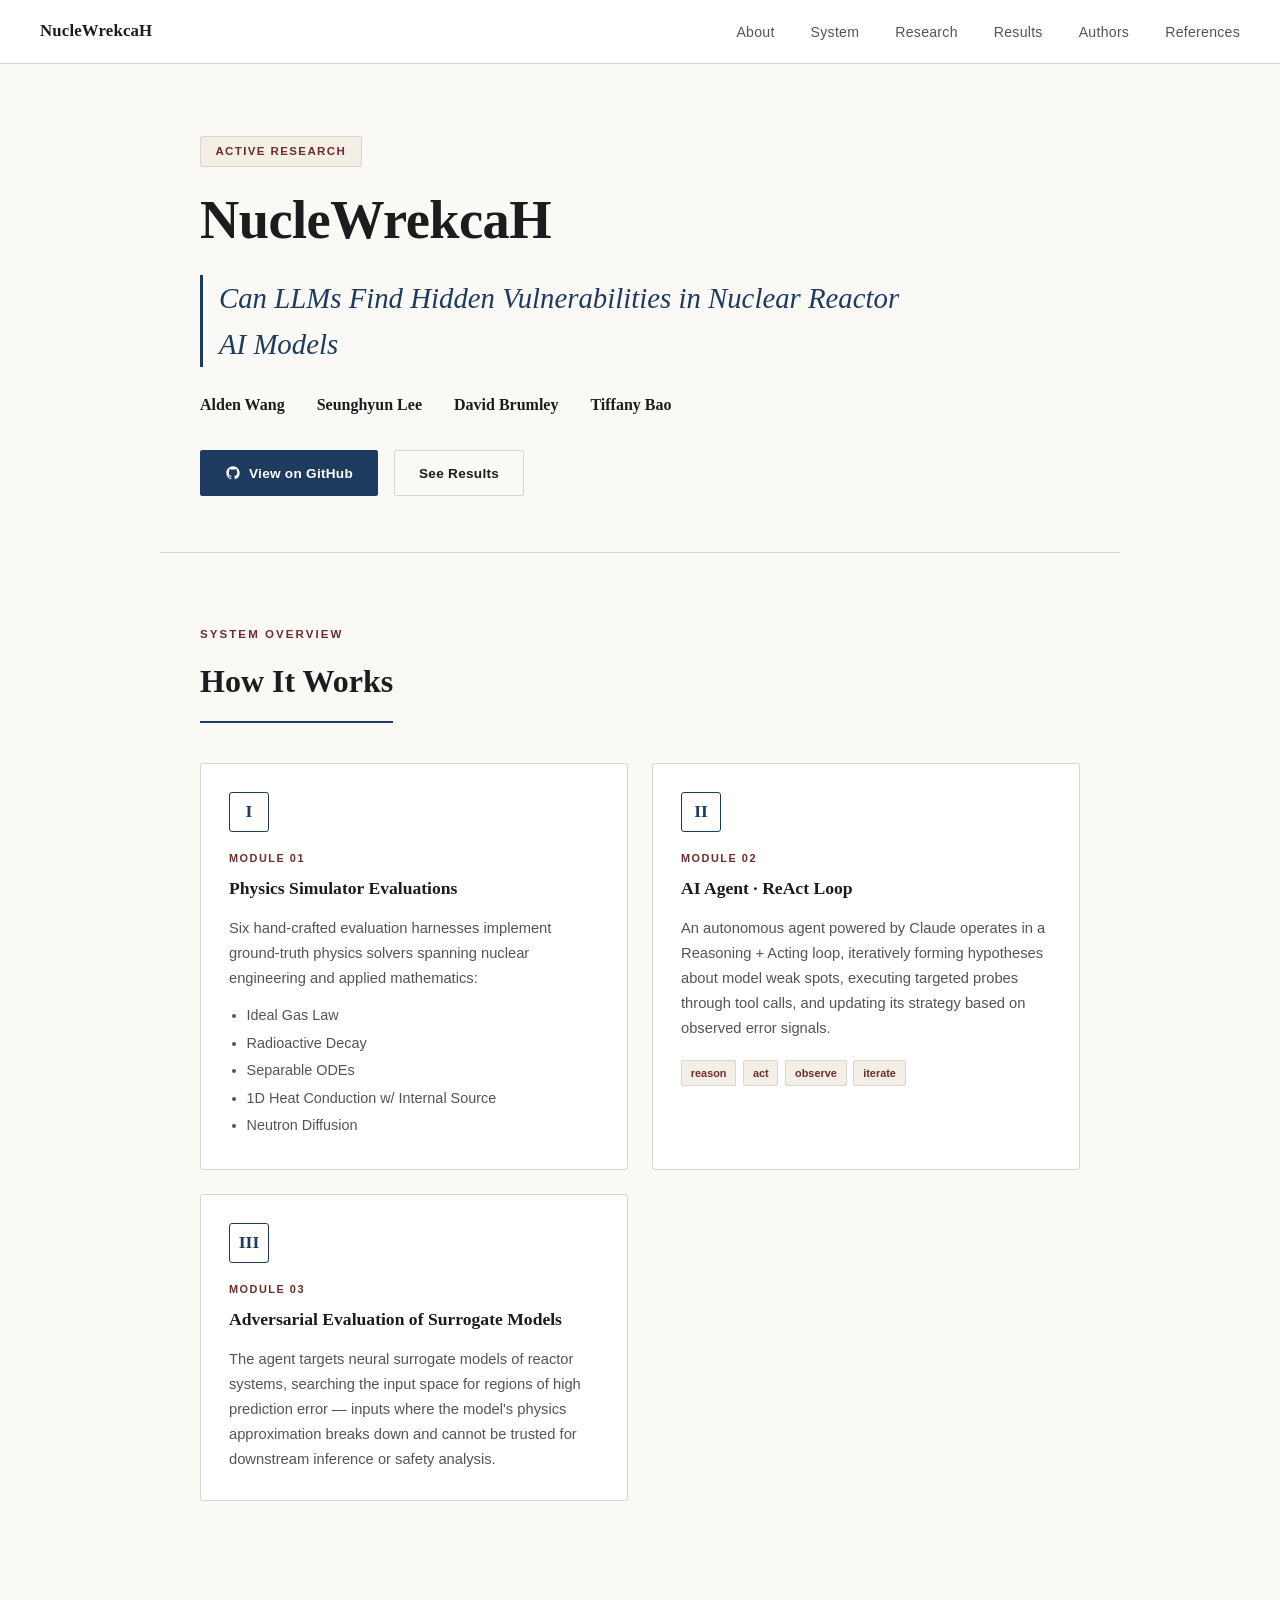
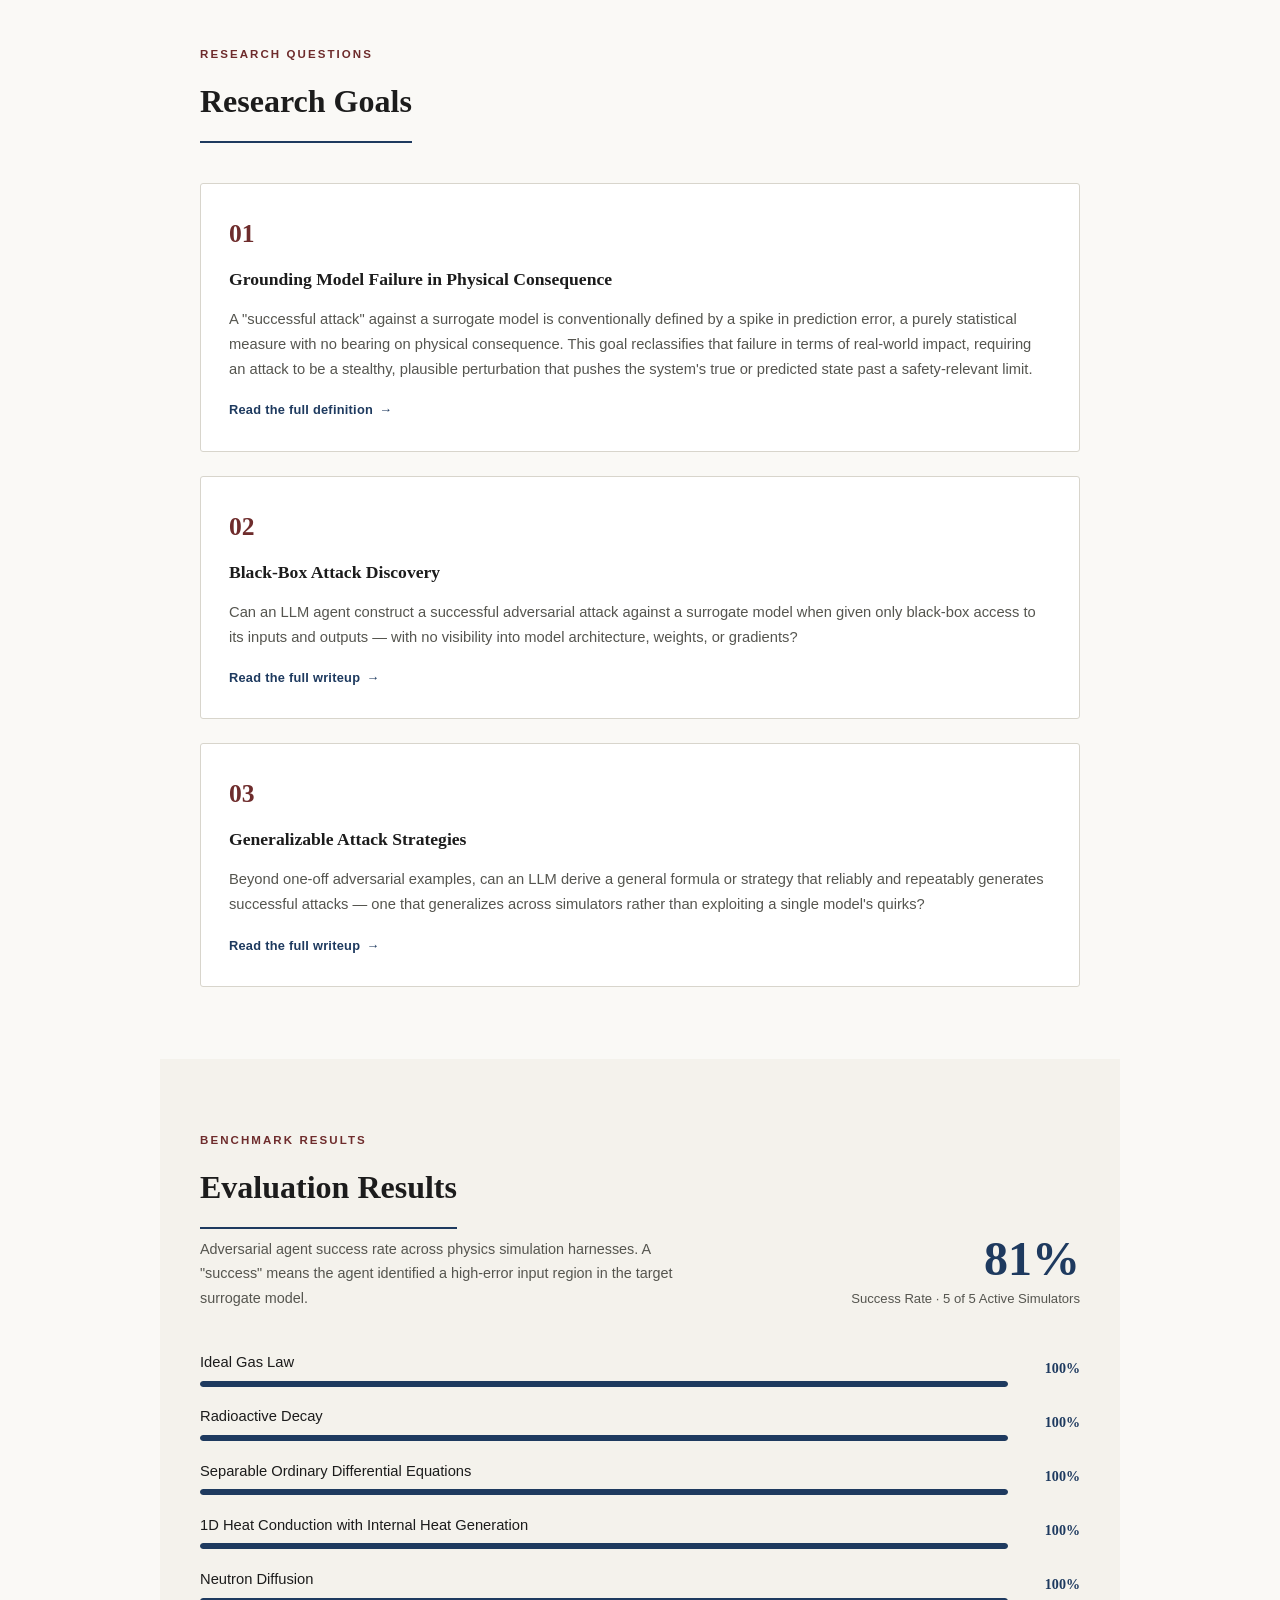
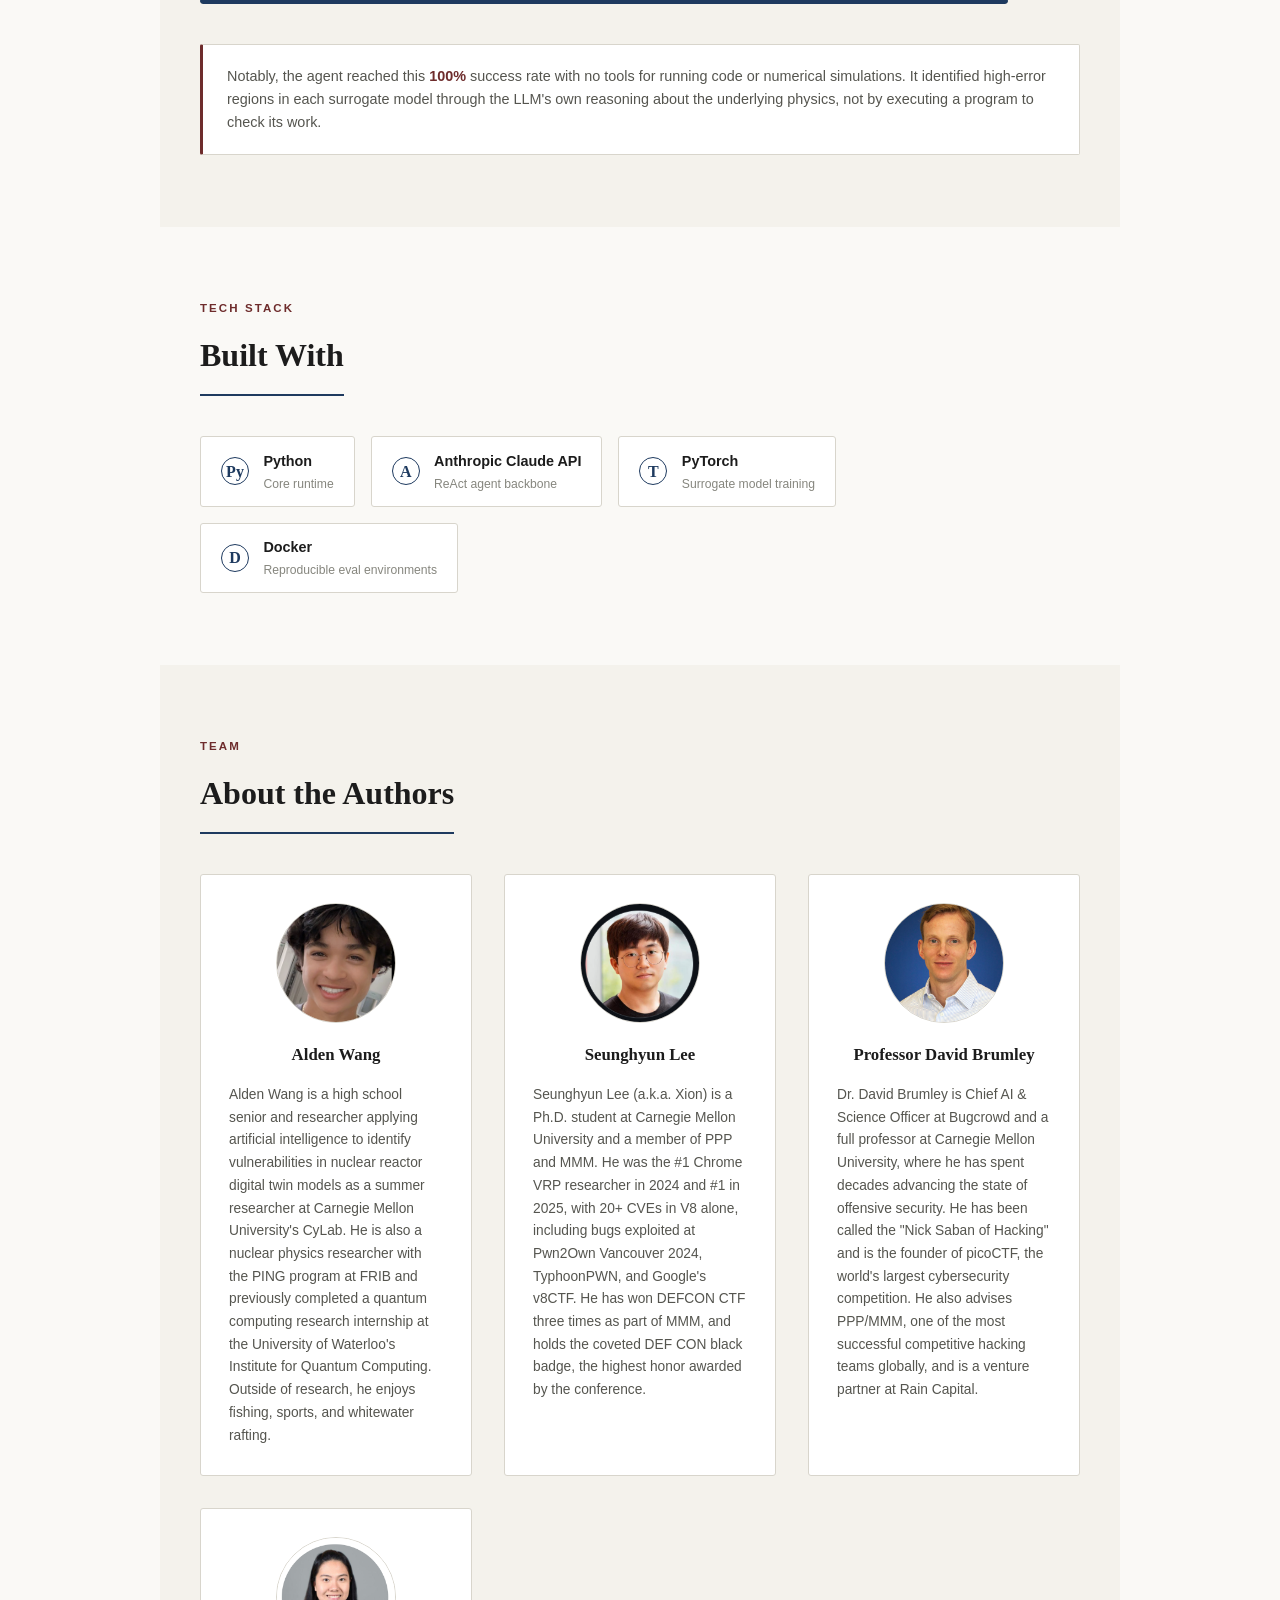
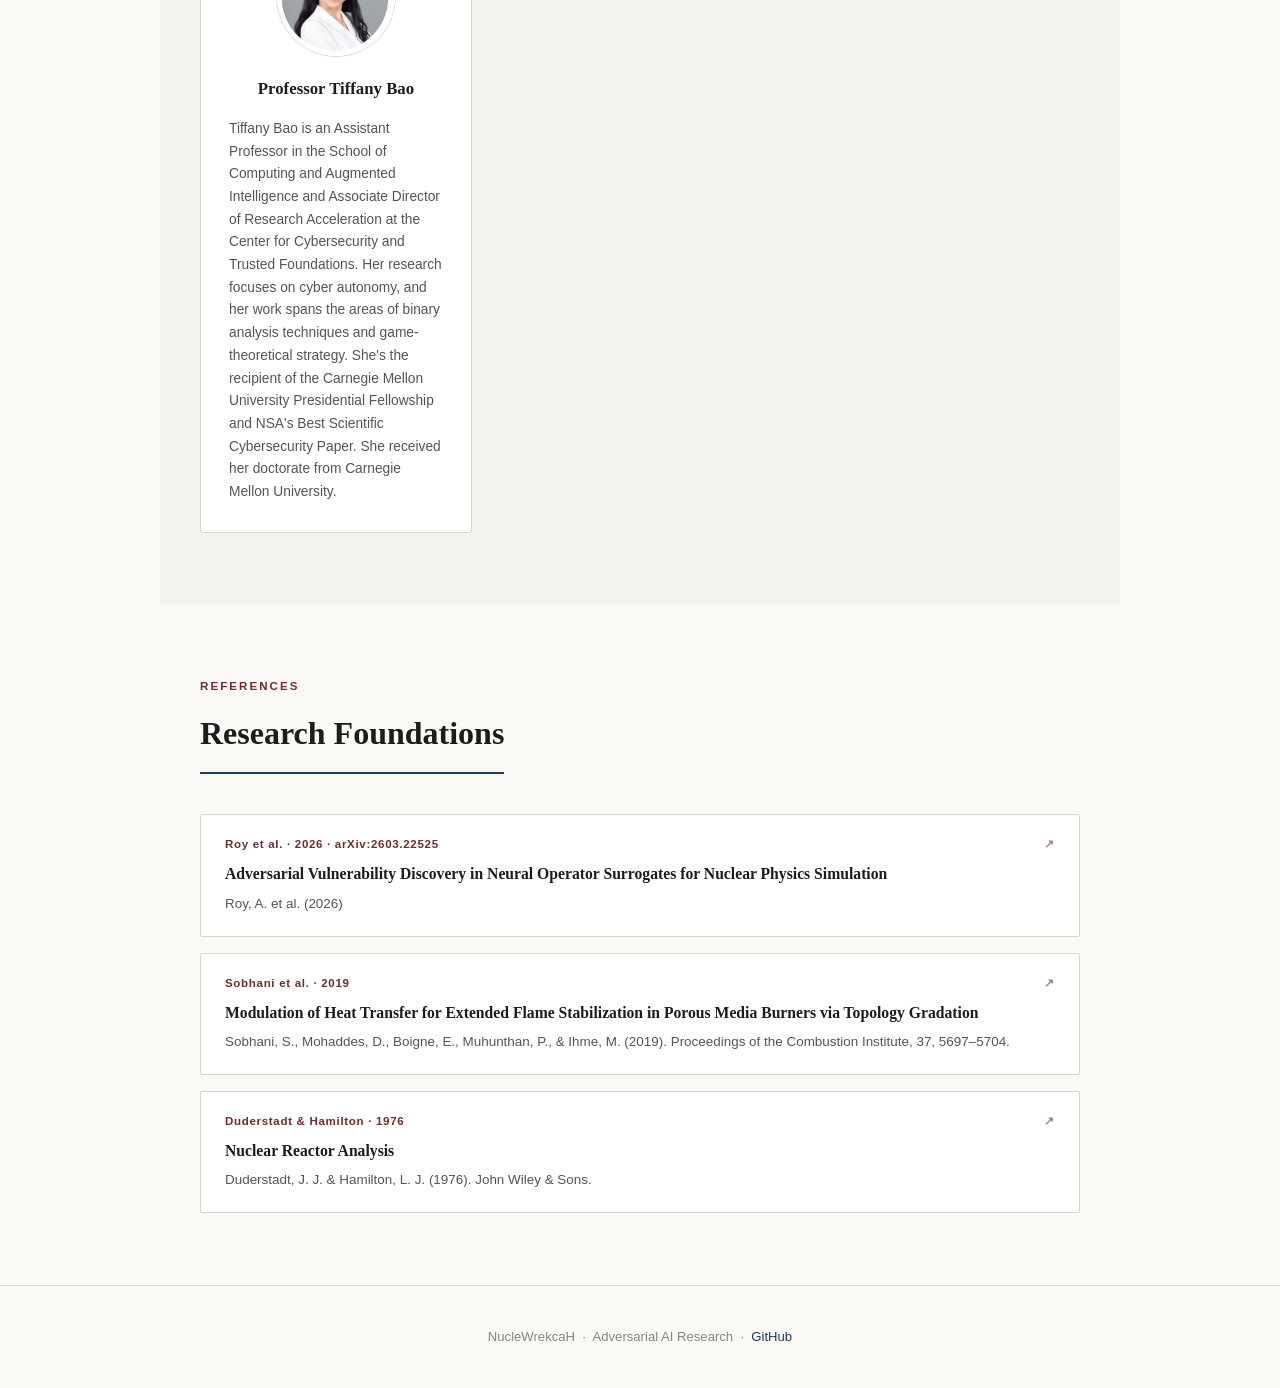
<file: index.html>
<!DOCTYPE html>
<html lang="en">
<head>
<meta charset="UTF-8">
<meta name="viewport" content="width=device-width, initial-scale=1.0">
<title>NucleWrekcaH — Adversarial AI for Nuclear Physics</title>
<link rel="stylesheet" href="styles.css?v=3">
</head>
<body>

<!-- NAV -->
<nav>
  <span class="nav-logo">NucleWrekcaH</span>
  <ul class="nav-links">
    <li><a href="#about">About</a></li>
    <li><a href="#what-it-does">System</a></li>
    <li><a href="#goals">Research</a></li>
    <li><a href="#results">Results</a></li>
    <li><a href="#authors">Authors</a></li>
    <li><a href="#research">References</a></li>
  </ul>
</nav>

<!-- HERO -->
<section id="hero">
  <div class="hero-inner">
    <div class="hero-badge">Active Research</div>

    <div class="hero-logo-row">
      <h1>NucleWrekcaH</h1>
    </div>

    <p class="hero-tagline">
      Can LLMs Find Hidden Vulnerabilities in Nuclear Reactor AI Models
    </p>

    <div class="hero-names-row">
      <span class="hero-name">Alden Wang</span>
      <span class="hero-name">Seunghyun Lee</span>
      <span class="hero-name">David Brumley</span>
      <span class="hero-name">Tiffany Bao</span>
    </div>

    <div class="hero-cta">
      <a href="https://github.com/aldenowang/SamplePythonAgent/blob/main/README.md" class="btn btn-primary" target="_blank" rel="noopener">
        <svg width="16" height="16" fill="currentColor" viewBox="0 0 24 24"><path d="M12 2C6.477 2 2 6.484 2 12.017c0 4.425 2.865 8.18 6.839 9.504.5.092.682-.217.682-.483 0-.237-.008-.868-.013-1.703-2.782.605-3.369-1.343-3.369-1.343-.454-1.158-1.11-1.466-1.11-1.466-.908-.62.069-.608.069-.608 1.003.07 1.531 1.032 1.531 1.032.892 1.53 2.341 1.088 2.91.832.092-.647.35-1.088.636-1.338-2.22-.253-4.555-1.113-4.555-4.951 0-1.093.39-1.988 1.029-2.688-.103-.253-.446-1.272.098-2.65 0 0 .84-.27 2.75 1.026A9.564 9.564 0 0112 6.844c.85.004 1.705.115 2.504.337 1.909-1.296 2.747-1.027 2.747-1.027.546 1.379.202 2.398.1 2.651.64.7 1.028 1.595 1.028 2.688 0 3.848-2.339 4.695-4.566 4.942.359.31.678.921.678 1.856 0 1.338-.012 2.419-.012 2.747 0 .268.18.58.688.482A10.019 10.019 0 0022 12.017C22 6.484 17.522 2 12 2z"/></svg>
        View on GitHub
      </a>
      <a href="#results" class="btn btn-ghost">
        See Results
      </a>
    </div>
  </div>
</section>

<!-- WHAT IT DOES -->
<section id="what-it-does">
  <div class="section-label">System Overview</div>
  <h2>How It Works</h2>
  <div class="cards">

    <div class="card">
      <div class="card-icon">I</div>
      <div class="card-num">MODULE 01</div>
      <h3>Physics Simulator Evaluations</h3>
      <p>Six hand-crafted evaluation harnesses implement ground-truth physics solvers spanning nuclear engineering and applied mathematics:</p>
      <ul>
        <li>Ideal Gas Law</li>
        <li>Radioactive Decay</li>
        <li>Separable ODEs</li>
        <li>1D Heat Conduction w/ Internal Source</li>
        <li>Neutron Diffusion</li>
      </ul>
    </div>

    <div class="card">
      <div class="card-icon">II</div>
      <div class="card-num">MODULE 02</div>
      <h3>AI Agent · ReAct Loop</h3>
      <p>An autonomous agent powered by Claude operates in a Reasoning + Acting loop, iteratively forming hypotheses about model weak spots, executing targeted probes through tool calls, and updating its strategy based on observed error signals.</p>
      <div style="margin-top:1rem;">
        <span class="tag">reason</span>
        <span class="tag">act</span>
        <span class="tag">observe</span>
        <span class="tag">iterate</span>
      </div>
    </div>

    <div class="card">
      <div class="card-icon">III</div>
      <div class="card-num">MODULE 03</div>
      <h3>Adversarial Evaluation of Surrogate Models</h3>
      <p>The agent targets neural surrogate models of reactor systems, searching the input space for regions of high prediction error — inputs where the model's physics approximation breaks down and cannot be trusted for downstream inference or safety analysis.</p>
    </div>

  </div>
</section>

<!-- RESEARCH GOALS -->
<section id="goals">
  <div class="section-label">Research Questions</div>
  <h2>Research Goals</h2>
  <div class="goals-stack">

    <a class="goal-card" href="research/goal-1-physical-consequence.html">
      <div class="goal-num">01</div>
      <h3>Grounding Model Failure in Physical Consequence</h3>
      <p>A "successful attack" against a surrogate model is conventionally defined by a spike in prediction error, a purely statistical measure with no bearing on physical consequence. This goal reclassifies that failure in terms of real-world impact, requiring an attack to be a stealthy, plausible perturbation that pushes the system's true or predicted state past a safety-relevant limit.</p>
      <span class="goal-readmore">Read the full definition</span>
    </a>

    <a class="goal-card" href="research/goal-2-black-box-attacks.html">
      <div class="goal-num">02</div>
      <h3>Black-Box Attack Discovery</h3>
      <p>Can an LLM agent construct a successful adversarial attack against a surrogate model when given only black-box access to its inputs and outputs — with no visibility into model architecture, weights, or gradients?</p>
      <span class="goal-readmore">Read the full writeup</span>
    </a>

    <a class="goal-card" href="research/goal-3-generalizable-attacks.html">
      <div class="goal-num">03</div>
      <h3>Generalizable Attack Strategies</h3>
      <p>Beyond one-off adversarial examples, can an LLM derive a general formula or strategy that reliably and repeatably generates successful attacks — one that generalizes across simulators rather than exploiting a single model's quirks?</p>
      <span class="goal-readmore">Read the full writeup</span>
    </a>

  </div>
</section>

<!-- RESULTS -->
<section id="results">
  <div class="section-label">Benchmark Results</div>
  <div class="results-header">
    <div>
      <h2 style="margin-bottom:0.5rem;">Evaluation Results</h2>
      <p style="color:var(--ink-dim);font-size:0.9rem;max-width:500px;">Adversarial agent success rate across physics simulation harnesses. A "success" means the agent identified a high-error input region in the target surrogate model.</p>
    </div>
    <div class="stat-block">
      <div class="big-stat" id="counter-display">100%</div>
      <div class="stat-label">Success Rate · 5 of 5 Active Simulators</div>
    </div>
  </div>

  <div class="simulators">

    <div class="sim-row">
      <div class="sim-info">
        <div class="sim-name">Ideal Gas Law</div>
        <div class="progress-track"><div class="progress-fill" style="--target-width: 100%"></div></div>
      </div>
      <div class="sim-pct">100%</div>
    </div>

    <div class="sim-row">
      <div class="sim-info">
        <div class="sim-name">Radioactive Decay</div>
        <div class="progress-track"><div class="progress-fill" style="--target-width: 100%"></div></div>
      </div>
      <div class="sim-pct">100%</div>
    </div>

    <div class="sim-row">
      <div class="sim-info">
        <div class="sim-name">Separable Ordinary Differential Equations</div>
        <div class="progress-track"><div class="progress-fill" style="--target-width: 100%"></div></div>
      </div>
      <div class="sim-pct">100%</div>
    </div>

    <div class="sim-row">
      <div class="sim-info">
        <div class="sim-name">1D Heat Conduction with Internal Heat Generation</div>
        <div class="progress-track"><div class="progress-fill" style="--target-width: 100%"></div></div>
      </div>
      <div class="sim-pct">100%</div>
    </div>

    <div class="sim-row">
      <div class="sim-info">
        <div class="sim-name">Neutron Diffusion</div>
        <div class="progress-track"><div class="progress-fill" style="--target-width: 100%"></div></div>
      </div>
      <div class="sim-pct">100%</div>
    </div>

  </div>

  <div class="baseline-note">
    <p>
      Notably, the agent reached this <strong>100%</strong> success rate with no tools for running code or numerical simulations. It identified high-error regions in each surrogate model through the LLM's own reasoning about the underlying physics, not by executing a program to check its work.
    </p>
  </div>
</section>

<!-- TECH STACK -->
<section id="tech">
  <div class="section-label">Tech Stack</div>
  <h2>Built With</h2>
  <div class="tech-grid">

    <div class="tech-badge">
      <span class="tech-icon">Py</span>
      <div>
        <div class="tech-name">Python</div>
        <span class="tech-sub">Core runtime</span>
      </div>
    </div>

    <div class="tech-badge">
      <span class="tech-icon">A</span>
      <div>
        <div class="tech-name">Anthropic Claude API</div>
        <span class="tech-sub">ReAct agent backbone</span>
      </div>
    </div>

    <div class="tech-badge">
      <span class="tech-icon">T</span>
      <div>
        <div class="tech-name">PyTorch</div>
        <span class="tech-sub">Surrogate model training</span>
      </div>
    </div>

    <div class="tech-badge">
      <span class="tech-icon">D</span>
      <div>
        <div class="tech-name">Docker</div>
        <span class="tech-sub">Reproducible eval environments</span>
      </div>
    </div>

  </div>
</section>

<!-- ABOUT THE AUTHORS -->
<section id="authors">
  <div class="section-label">Team</div>
  <h2>About the Authors</h2>
  <div class="authors-grid">

    <div class="author-card">
      <img class="author-photo" src="images/author-wang.png?v=4" alt="Alden Wang" style="object-position: center 70%;">
      <div class="author-name">Alden Wang</div>
      <p class="author-bio">Alden Wang is a high school senior and researcher applying artificial intelligence to identify vulnerabilities in nuclear reactor digital twin models as a summer researcher at Carnegie Mellon University's CyLab. He is also a nuclear physics researcher with the PING program at FRIB and previously completed a quantum computing research internship at the University of Waterloo's Institute for Quantum Computing. Outside of research, he enjoys fishing, sports, and whitewater rafting.</p>
    </div>

    <div class="author-card">
      <img class="author-photo" src="images/author-lee.png?v=1" alt="Seunghyun Lee">
      <div class="author-name">Seunghyun Lee</div>
      <p class="author-bio">Seunghyun Lee (a.k.a. Xion) is a Ph.D. student at Carnegie Mellon University and a member of PPP and MMM. He was the #1 Chrome VRP researcher in 2024 and #1 in 2025, with 20+ CVEs in V8 alone, including bugs exploited at Pwn2Own Vancouver 2024, TyphoonPWN, and Google's v8CTF. He has won DEFCON CTF three times as part of MMM, and holds the coveted DEF CON black badge, the highest honor awarded by the conference.</p>
    </div>

    <div class="author-card">
      <img class="author-photo" src="images/author-brumley.png?v=1" alt="Professor David Brumley" style="object-position: center 20%;">
      <div class="author-name">Professor David Brumley</div>
      <p class="author-bio">Dr. David Brumley is Chief AI & Science Officer at Bugcrowd and a full professor at Carnegie Mellon University, where he has spent decades advancing the state of offensive security. He has been called the "Nick Saban of Hacking" and is the founder of picoCTF, the world's largest cybersecurity competition. He also advises PPP/MMM, one of the most successful competitive hacking teams globally, and is a venture partner at Rain Capital.</p>
    </div>

    <div class="author-card">
      <img class="author-photo" src="images/author-bao.png?v=1" alt="Professor Tiffany Bao">
      <div class="author-name">Professor Tiffany Bao</div>
      <p class="author-bio">Tiffany Bao is an Assistant Professor in the School of Computing and Augmented Intelligence and Associate Director of Research Acceleration at the Center for Cybersecurity and Trusted Foundations. Her research focuses on cyber autonomy, and her work spans the areas of binary analysis techniques and game-theoretical strategy. She's the recipient of the Carnegie Mellon University Presidential Fellowship and NSA's Best Scientific Cybersecurity Paper. She received her doctorate from Carnegie Mellon University.</p>
    </div>

  </div>
</section>

<!-- RESEARCH -->
<section id="research">
  <div class="section-label">References</div>
  <h2>Research Foundations</h2>
  <div class="citations">

    <a class="citation" href="https://arxiv.org/abs/2603.22525" target="_blank" rel="noopener">
      <div class="citation-meta">Roy et al. · 2026 · arXiv:2603.22525</div>
      <div class="citation-title">Adversarial Vulnerability Discovery in Neural Operator Surrogates for Nuclear Physics Simulation</div>
      <div class="citation-authors">Roy, A. et al. (2026)</div>
    </a>

    <a class="citation" href="https://www.sciencedirect.com/science/article/pii/S1540748918301615" target="_blank" rel="noopener">
      <div class="citation-meta">Sobhani et al. · 2019</div>
      <div class="citation-title">Modulation of Heat Transfer for Extended Flame Stabilization in Porous Media Burners via Topology Gradation</div>
      <div class="citation-authors">Sobhani, S., Mohaddes, D., Boigne, E., Muhunthan, P., & Ihme, M. (2019). Proceedings of the Combustion Institute, 37, 5697–5704.</div>
    </a>

    <a class="citation" href="https://www.wiley.com/en-us/Nuclear+Reactor+Analysis-p-9780471223634" target="_blank" rel="noopener">
      <div class="citation-meta">Duderstadt & Hamilton · 1976</div>
      <div class="citation-title">Nuclear Reactor Analysis</div>
      <div class="citation-authors">Duderstadt, J. J. & Hamilton, L. J. (1976). John Wiley & Sons.</div>
    </a>

  </div>
</section>

<!-- FOOTER -->
<footer>
  <p>NucleWrekcaH &nbsp;·&nbsp; Adversarial AI Research &nbsp;·&nbsp;
    <a href="https://github.com/aldenowang/SamplePythonAgent/blob/main/README.md" target="_blank" rel="noopener">GitHub</a>
  </p>
</footer>

<script>
  // Animate progress bars on scroll
  const fills = document.querySelectorAll('.progress-fill');
  const observer = new IntersectionObserver((entries) => {
    entries.forEach(e => {
      if (e.isIntersecting) {
        e.target.classList.add('active');
      }
    });
  }, { threshold: 0.3 });

  fills.forEach(f => observer.observe(f));

  // Smooth scroll for all anchor links
  document.querySelectorAll('a[href^="#"]').forEach(a => {
    a.addEventListener('click', e => {
      const target = document.querySelector(a.getAttribute('href'));
      if (target) {
        e.preventDefault();
        target.scrollIntoView({ behavior: 'smooth', block: 'start' });
      }
    });
  });

  // Animated counter for the big stat
  function animateCounter(el, target, duration) {
    let start = 0;
    const step = timestamp => {
      if (!start) start = timestamp;
      const progress = Math.min((timestamp - start) / duration, 1);
      el.textContent = Math.floor(progress * target) + '%';
      if (progress < 1) requestAnimationFrame(step);
    };
    requestAnimationFrame(step);
  }

  const counterEl = document.getElementById('counter-display');
  const counterObserver = new IntersectionObserver((entries) => {
    entries.forEach(e => {
      if (e.isIntersecting) {
        animateCounter(counterEl, 100, 1200);
        counterObserver.disconnect();
      }
    });
  }, { threshold: 0.5 });

  counterObserver.observe(counterEl);
</script>

</body>
</html>
</file>
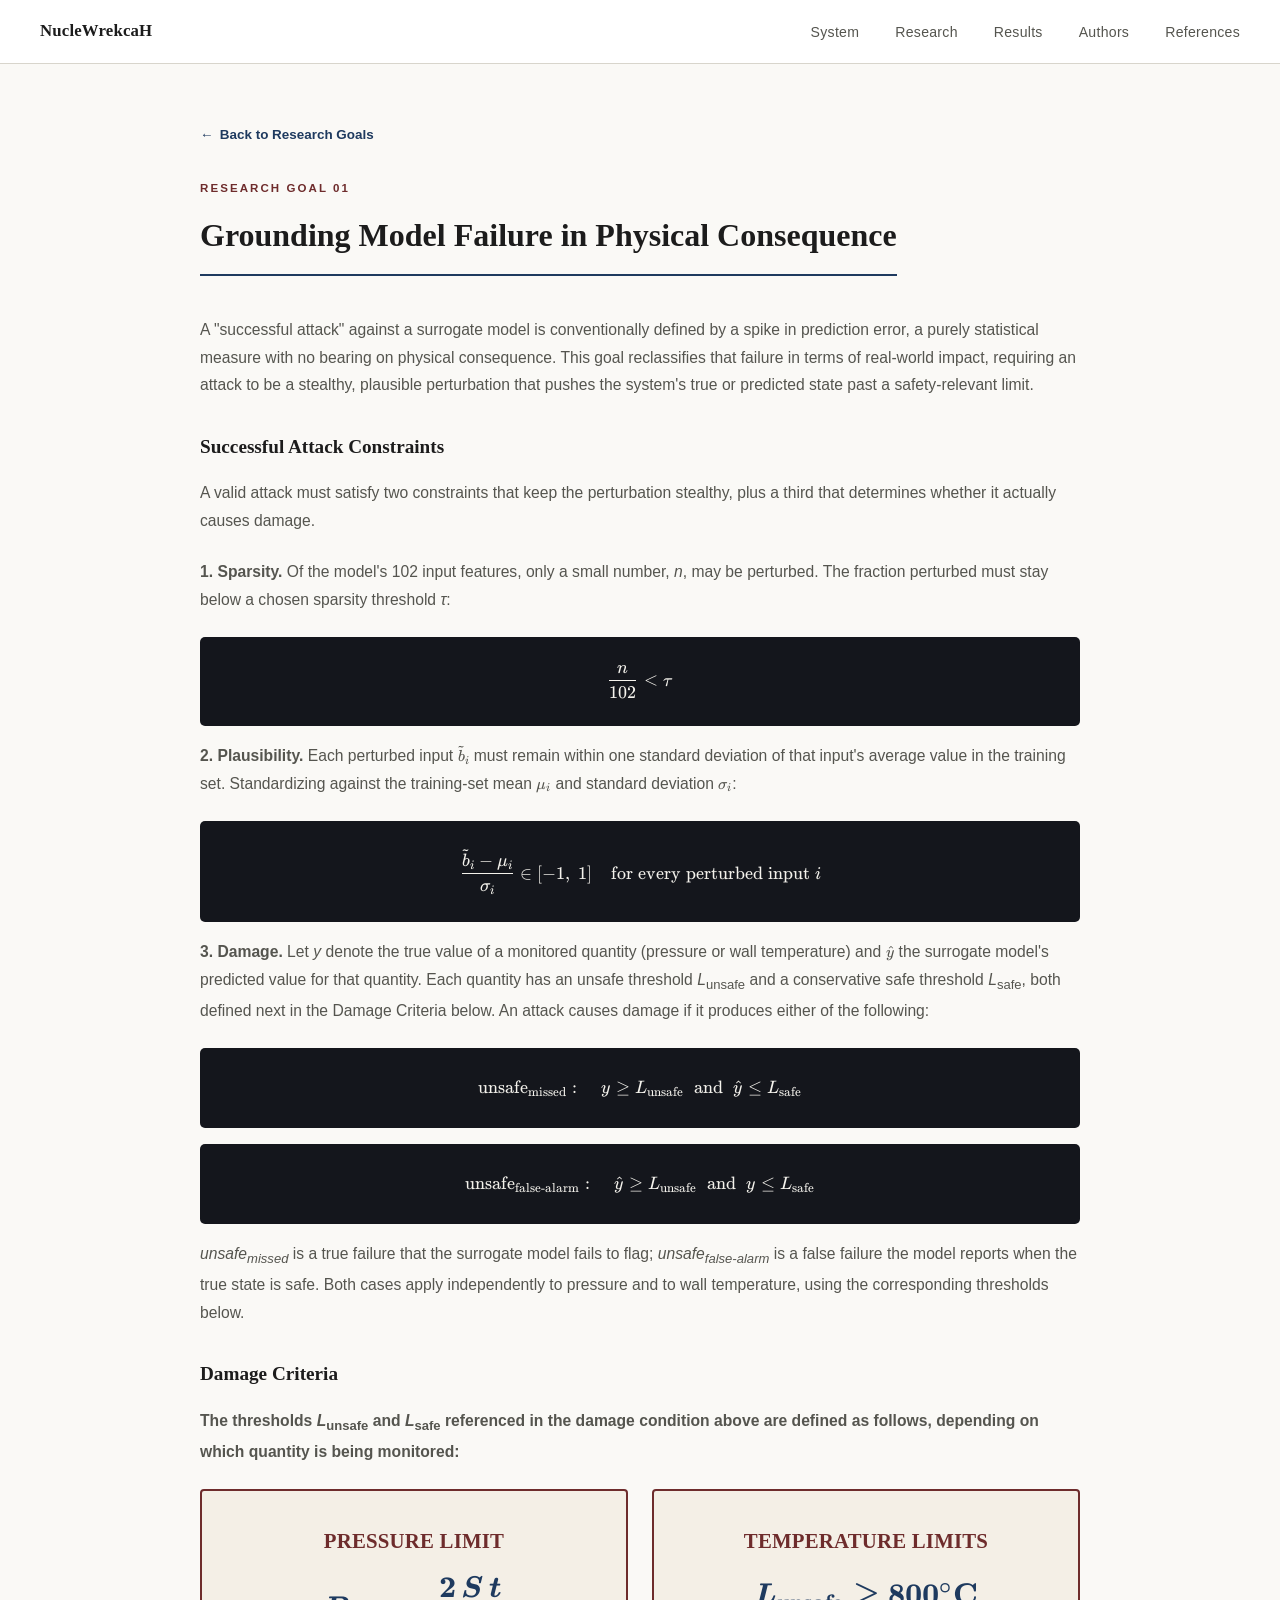
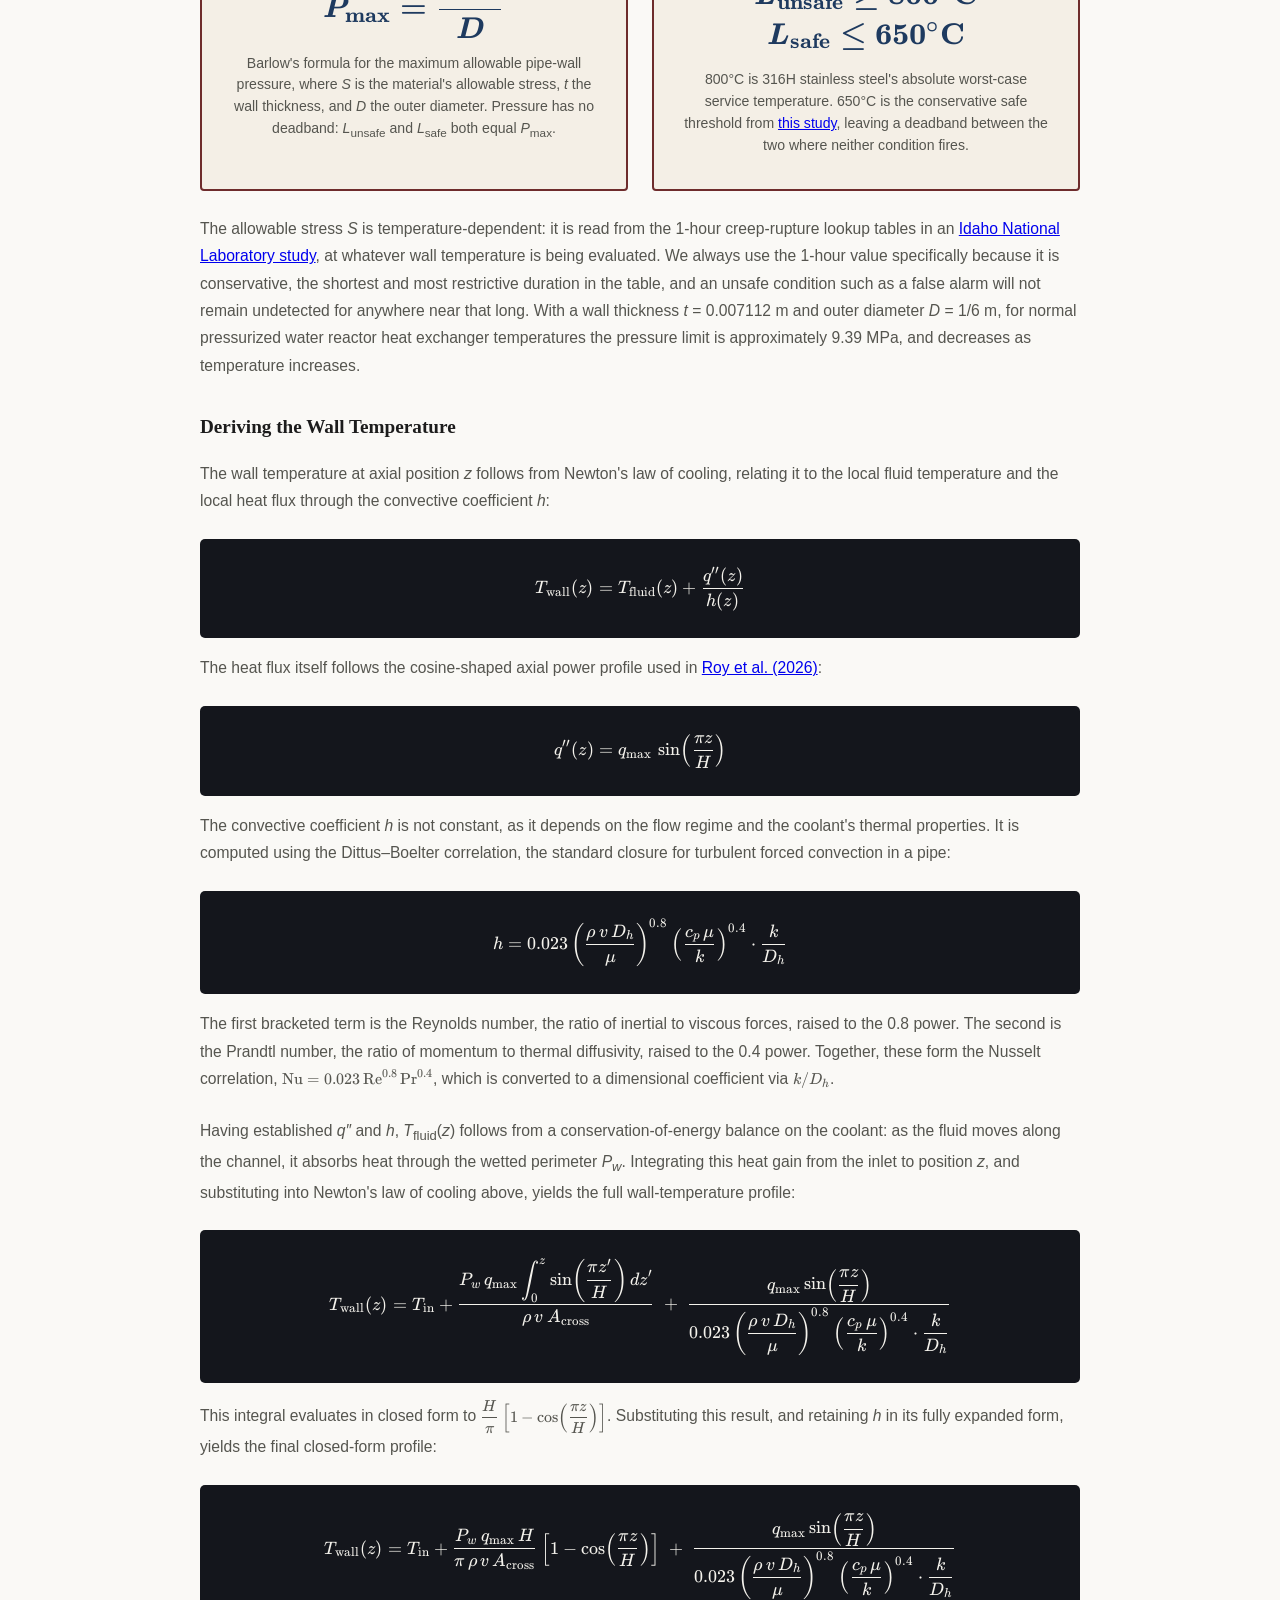
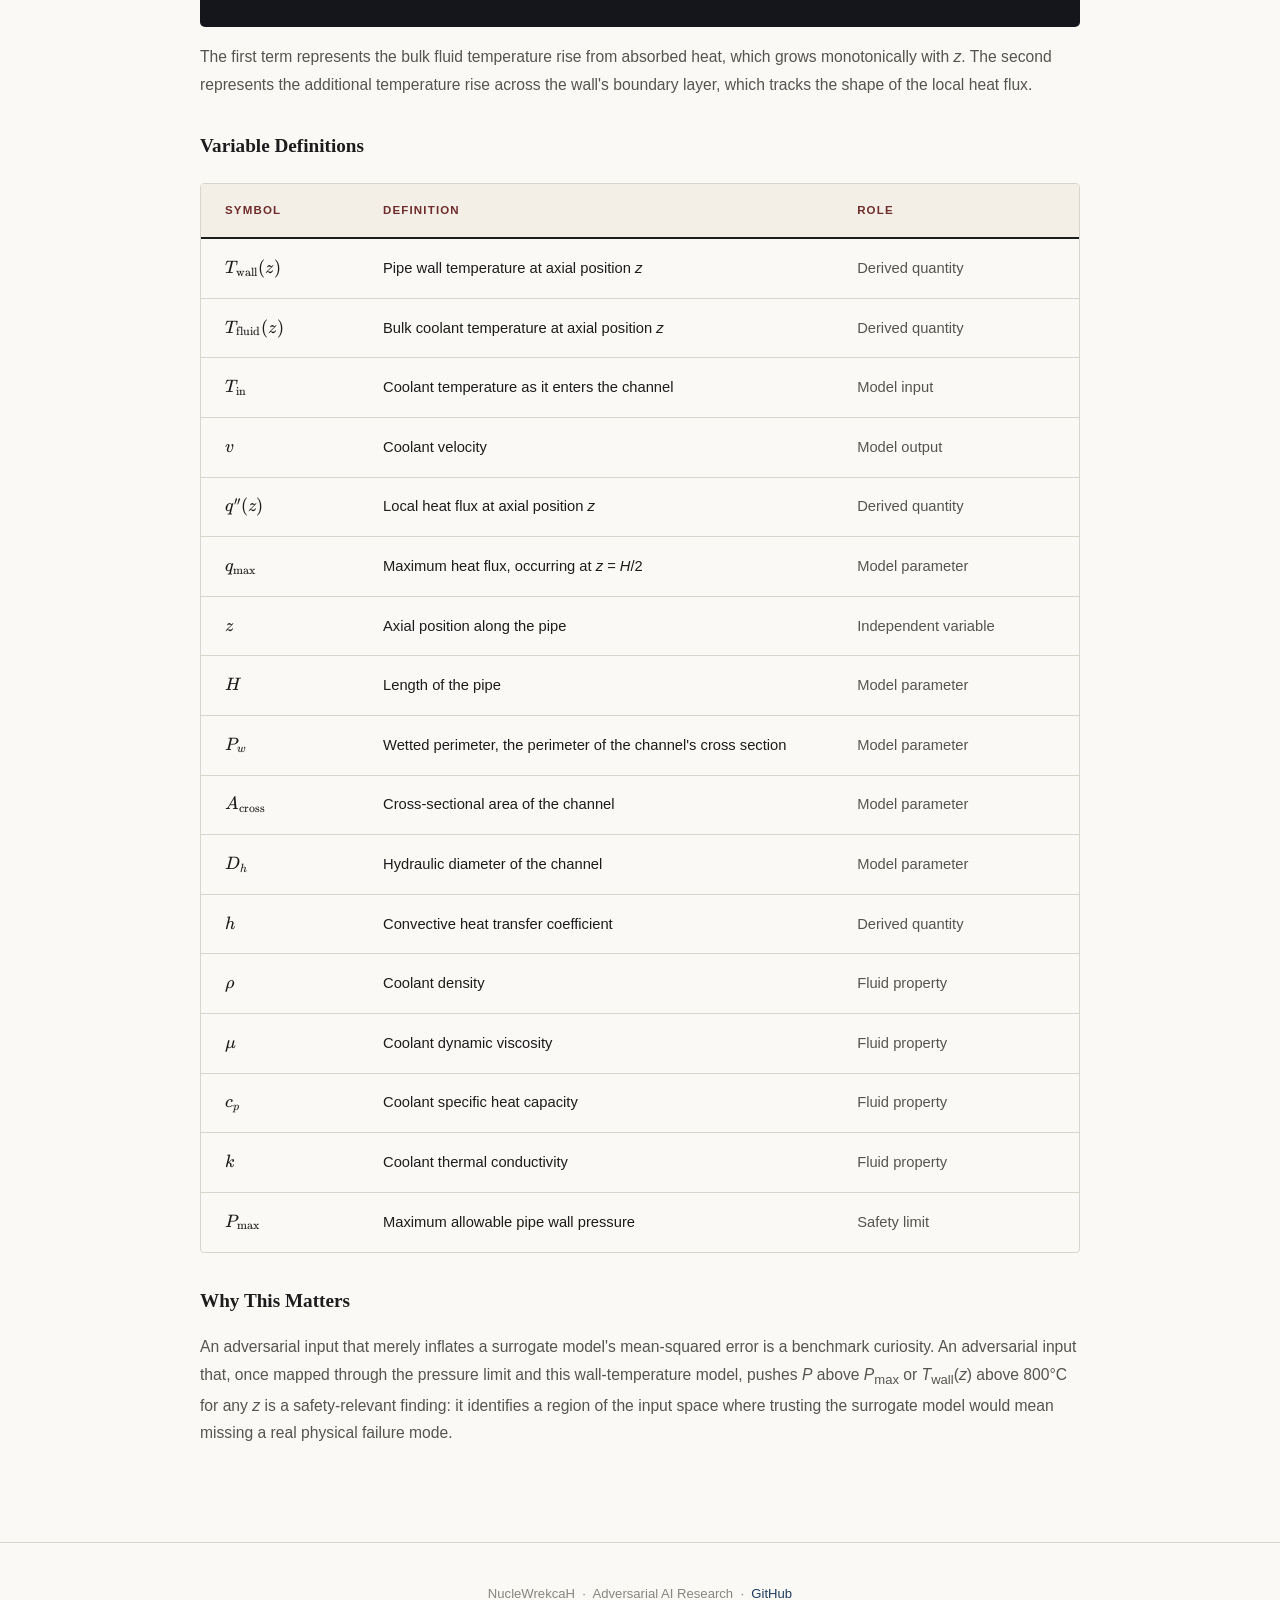
<file: research/goal-1-physical-consequence.html>
<!DOCTYPE html>
<html lang="en">
<head>
<meta charset="UTF-8">
<meta name="viewport" content="width=device-width, initial-scale=1.0">
<title>Grounding Model Failure in Physical Consequence · NucleWrekcaH</title>
<link rel="stylesheet" href="../styles.css?v=3">
<link rel="stylesheet" href="../vendor/katex/dist/katex.min.css">
</head>
<body>

<!-- NAV -->
<nav>
  <a class="nav-logo" href="../index.html">NucleWrekcaH</a>
  <ul class="nav-links">
    <li><a href="../index.html#what-it-does">System</a></li>
    <li><a href="../index.html#goals">Research</a></li>
    <li><a href="../index.html#results">Results</a></li>
    <li><a href="../index.html#authors">Authors</a></li>
    <li><a href="../index.html#research">References</a></li>
  </ul>
</nav>

<section class="detail-section">
  <a class="back-link" href="../index.html#goals">Back to Research Goals</a>

  <div class="section-label">Research Goal 01</div>
  <h2>Grounding Model Failure in Physical Consequence</h2>

  <p>A "successful attack" against a surrogate model is conventionally defined by a spike in prediction error, a purely statistical measure with no bearing on physical consequence. This goal reclassifies that failure in terms of real-world impact, requiring an attack to be a stealthy, plausible perturbation that pushes the system's true or predicted state past a safety-relevant limit.</p>

  <h3>Successful Attack Constraints</h3>
  <p>A valid attack must satisfy two constraints that keep the perturbation stealthy, plus a third that determines whether it actually causes damage.</p>

  <p><strong>1. Sparsity.</strong> Of the model's 102 input features, only a small number, <em>n</em>, may be perturbed. The fraction perturbed must stay below a chosen sparsity threshold <em>τ</em>:</p>
  <div class="math-block">$$\dfrac{n}{102} < \tau$$</div>

  <p><strong>2. Plausibility.</strong> Each perturbed input <span class="math-inline">$\tilde{b}_i$</span> must remain within one standard deviation of that input's average value in the training set. Standardizing against the training-set mean <span class="math-inline">$\mu_i$</span> and standard deviation <span class="math-inline">$\sigma_i$</span>:</p>
  <div class="math-block">$$\dfrac{\tilde{b}_i - \mu_i}{\sigma_i} \in [-1,\ 1] \quad \text{for every perturbed input } i$$</div>

  <p><strong>3. Damage.</strong> Let <em>y</em> denote the true value of a monitored quantity (pressure or wall temperature) and <span class="math-inline">$\hat{y}$</span> the surrogate model's predicted value for that quantity. Each quantity has an unsafe threshold <em>L</em><sub>unsafe</sub> and a conservative safe threshold <em>L</em><sub>safe</sub>, both defined next in the Damage Criteria below. An attack causes damage if it produces either of the following:</p>
  <div class="math-block">$$\text{unsafe}_{\text{missed}}: \quad y \ge L_{\text{unsafe}} \ \text{ and } \ \hat{y} \le L_{\text{safe}}$$</div>
  <div class="math-block">$$\text{unsafe}_{\text{false-alarm}}: \quad \hat{y} \ge L_{\text{unsafe}} \ \text{ and } \ y \le L_{\text{safe}}$$</div>
  <p><em>unsafe<sub>missed</sub></em> is a true failure that the surrogate model fails to flag; <em>unsafe<sub>false-alarm</sub></em> is a false failure the model reports when the true state is safe. Both cases apply independently to pressure and to wall temperature, using the corresponding thresholds below.</p>

  <h3>Damage Criteria</h3>
  <p class="criteria-intro">The thresholds <em>L</em><sub>unsafe</sub> and <em>L</em><sub>safe</sub> referenced in the damage condition above are defined as follows, depending on which quantity is being monitored:</p>
  <div class="criteria-grid">
    <div class="criteria-card">
      <div class="criteria-label">Pressure Limit</div>
      <div class="criteria-value">$P_{\max} = \dfrac{2\,S\,t}{D}$</div>
      <p class="criteria-sub">Barlow's formula for the maximum allowable pipe-wall pressure, where <em>S</em> is the material's allowable stress, <em>t</em> the wall thickness, and <em>D</em> the outer diameter. Pressure has no deadband: <em>L</em><sub>unsafe</sub> and <em>L</em><sub>safe</sub> both equal <em>P</em><sub>max</sub>.</p>
    </div>
    <div class="criteria-card">
      <div class="criteria-label">Temperature Limits</div>
      <div class="criteria-value">$L_{\text{unsafe}} \ge 800^{\circ}\text{C}$<br>$L_{\text{safe}} \le 650^{\circ}\text{C}$</div>
      <p class="criteria-sub">800°C is 316H stainless steel's absolute worst-case service temperature. 650°C is the conservative safe threshold from <a href="https://www.sciencedirect.com/science/article/pii/S0921509326003916" target="_blank" rel="noopener">this study</a>, leaving a deadband between the two where neither condition fires.</p>
    </div>
  </div>

  <p>The allowable stress <em>S</em> is temperature-dependent: it is read from the 1-hour creep-rupture lookup tables in an <a href="https://inldigitallibrary.inl.gov/content/uploads/50/2026/04/Sort_57445.pdf" target="_blank" rel="noopener">Idaho National Laboratory study</a>, at whatever wall temperature is being evaluated. We always use the 1-hour value specifically because it is conservative, the shortest and most restrictive duration in the table, and an unsafe condition such as a false alarm will not remain undetected for anywhere near that long. With a wall thickness <em>t</em> = 0.007112 m and outer diameter <em>D</em> = 1/6 m, for normal pressurized water reactor heat exchanger temperatures the pressure limit is approximately 9.39 MPa, and decreases as temperature increases.</p>

  <h3>Deriving the Wall Temperature</h3>
  <p>The wall temperature at axial position <em>z</em> follows from Newton's law of cooling, relating it to the local fluid temperature and the local heat flux through the convective coefficient <em>h</em>:</p>
  <div class="math-block">$$T_{\text{wall}}(z) = T_{\text{fluid}}(z) + \dfrac{q''(z)}{h(z)}$$</div>

  <p>The heat flux itself follows the cosine-shaped axial power profile used in <a href="https://arxiv.org/abs/2603.22525" target="_blank" rel="noopener">Roy et al. (2026)</a>:</p>
  <div class="math-block">$$q''(z) = q_{\max}\,\sin\!\left(\dfrac{\pi z}{H}\right)$$</div>

  <p>The convective coefficient <em>h</em> is not constant, as it depends on the flow regime and the coolant's thermal properties. It is computed using the Dittus–Boelter correlation, the standard closure for turbulent forced convection in a pipe:</p>
  <div class="math-block">$$h = 0.023\left(\dfrac{\rho\, v\, D_h}{\mu}\right)^{0.8}\left(\dfrac{c_p\, \mu}{k}\right)^{0.4}\cdot\dfrac{k}{D_h}$$</div>
  <p>The first bracketed term is the Reynolds number, the ratio of inertial to viscous forces, raised to the 0.8 power. The second is the Prandtl number, the ratio of momentum to thermal diffusivity, raised to the 0.4 power. Together, these form the Nusselt correlation, <span class="math-inline">$\text{Nu} = 0.023\,\text{Re}^{0.8}\,\text{Pr}^{0.4}$</span>, which is converted to a dimensional coefficient via <span class="math-inline">$k/D_h$</span>.</p>

  <p>Having established <em>q″</em> and <em>h</em>, <em>T</em><sub>fluid</sub>(<em>z</em>) follows from a conservation-of-energy balance on the coolant: as the fluid moves along the channel, it absorbs heat through the wetted perimeter <em>P<sub>w</sub></em>. Integrating this heat gain from the inlet to position <em>z</em>, and substituting into Newton's law of cooling above, yields the full wall-temperature profile:</p>
  <div class="math-block">$$T_{\text{wall}}(z) = T_{\text{in}} + \dfrac{P_w\, q_{\max}\displaystyle\int_0^{z}\sin\!\left(\dfrac{\pi z'}{H}\right)dz'}{\rho\, v\, A_{\text{cross}}} \;+\; \dfrac{q_{\max}\sin\!\left(\dfrac{\pi z}{H}\right)}{0.023\left(\dfrac{\rho\, v\, D_h}{\mu}\right)^{0.8}\left(\dfrac{c_p\, \mu}{k}\right)^{0.4}\cdot\dfrac{k}{D_h}}$$</div>

  <p>This integral evaluates in closed form to <span class="math-inline">$\dfrac{H}{\pi}\left[1-\cos\!\left(\dfrac{\pi z}{H}\right)\right]$</span>. Substituting this result, and retaining <em>h</em> in its fully expanded form, yields the final closed-form profile:</p>
  <div class="math-block">$$T_{\text{wall}}(z) = T_{\text{in}} + \dfrac{P_w\, q_{\max}\, H}{\pi\,\rho\, v\, A_{\text{cross}}}\left[1-\cos\!\left(\dfrac{\pi z}{H}\right)\right] \;+\; \dfrac{q_{\max}\sin\!\left(\dfrac{\pi z}{H}\right)}{0.023\left(\dfrac{\rho\, v\, D_h}{\mu}\right)^{0.8}\left(\dfrac{c_p\, \mu}{k}\right)^{0.4}\cdot\dfrac{k}{D_h}}$$</div>

  <p>The first term represents the bulk fluid temperature rise from absorbed heat, which grows monotonically with <em>z</em>. The second represents the additional temperature rise across the wall's boundary layer, which tracks the shape of the local heat flux.</p>

  <h3>Variable Definitions</h3>
  <div class="var-table-wrap">
    <table class="var-table">
      <colgroup>
        <col>
        <col>
        <col>
      </colgroup>
      <thead>
        <tr>
          <th>Symbol</th>
          <th>Definition</th>
          <th>Role</th>
        </tr>
      </thead>
      <tbody>
        <tr><td>$T_{\text{wall}}(z)$</td><td>Pipe wall temperature at axial position <em>z</em></td><td>Derived quantity</td></tr>
        <tr><td>$T_{\text{fluid}}(z)$</td><td>Bulk coolant temperature at axial position <em>z</em></td><td>Derived quantity</td></tr>
        <tr><td>$T_{\text{in}}$</td><td>Coolant temperature as it enters the channel</td><td>Model input</td></tr>
        <tr><td>$v$</td><td>Coolant velocity</td><td>Model output</td></tr>
        <tr><td>$q''(z)$</td><td>Local heat flux at axial position <em>z</em></td><td>Derived quantity</td></tr>
        <tr><td>$q_{\max}$</td><td>Maximum heat flux, occurring at <em>z</em> = <em>H</em>/2</td><td>Model parameter</td></tr>
        <tr><td>$z$</td><td>Axial position along the pipe</td><td>Independent variable</td></tr>
        <tr><td>$H$</td><td>Length of the pipe</td><td>Model parameter</td></tr>
        <tr><td>$P_w$</td><td>Wetted perimeter, the perimeter of the channel's cross section</td><td>Model parameter</td></tr>
        <tr><td>$A_{\text{cross}}$</td><td>Cross-sectional area of the channel</td><td>Model parameter</td></tr>
        <tr><td>$D_h$</td><td>Hydraulic diameter of the channel</td><td>Model parameter</td></tr>
        <tr><td>$h$</td><td>Convective heat transfer coefficient</td><td>Derived quantity</td></tr>
        <tr><td>$\rho$</td><td>Coolant density</td><td>Fluid property</td></tr>
        <tr><td>$\mu$</td><td>Coolant dynamic viscosity</td><td>Fluid property</td></tr>
        <tr><td>$c_p$</td><td>Coolant specific heat capacity</td><td>Fluid property</td></tr>
        <tr><td>$k$</td><td>Coolant thermal conductivity</td><td>Fluid property</td></tr>
        <tr><td>$P_{\max}$</td><td>Maximum allowable pipe wall pressure</td><td>Safety limit</td></tr>
      </tbody>
    </table>
  </div>

  <h3>Why This Matters</h3>
  <p>An adversarial input that merely inflates a surrogate model's mean-squared error is a benchmark curiosity. An adversarial input that, once mapped through the pressure limit and this wall-temperature model, pushes <em>P</em> above <em>P</em><sub>max</sub> or <em>T</em><sub>wall</sub>(<em>z</em>) above 800°C for any <em>z</em> is a safety-relevant finding: it identifies a region of the input space where trusting the surrogate model would mean missing a real physical failure mode.</p>
</section>

<!-- FOOTER -->
<footer>
  <p>NucleWrekcaH &nbsp;·&nbsp; Adversarial AI Research &nbsp;·&nbsp;
    <a href="https://github.com" target="_blank" rel="noopener">GitHub</a>
  </p>
</footer>

<script src="../vendor/katex/dist/katex.min.js"></script>
<script src="../vendor/katex/dist/contrib/auto-render.min.js"></script>
<script>
  document.addEventListener("DOMContentLoaded", function () {
    renderMathInElement(document.body, {
      delimiters: [
        { left: "$$", right: "$$", display: true },
        { left: "$", right: "$", display: false }
      ]
    });
  });
</script>

</body>
</html>
</file>
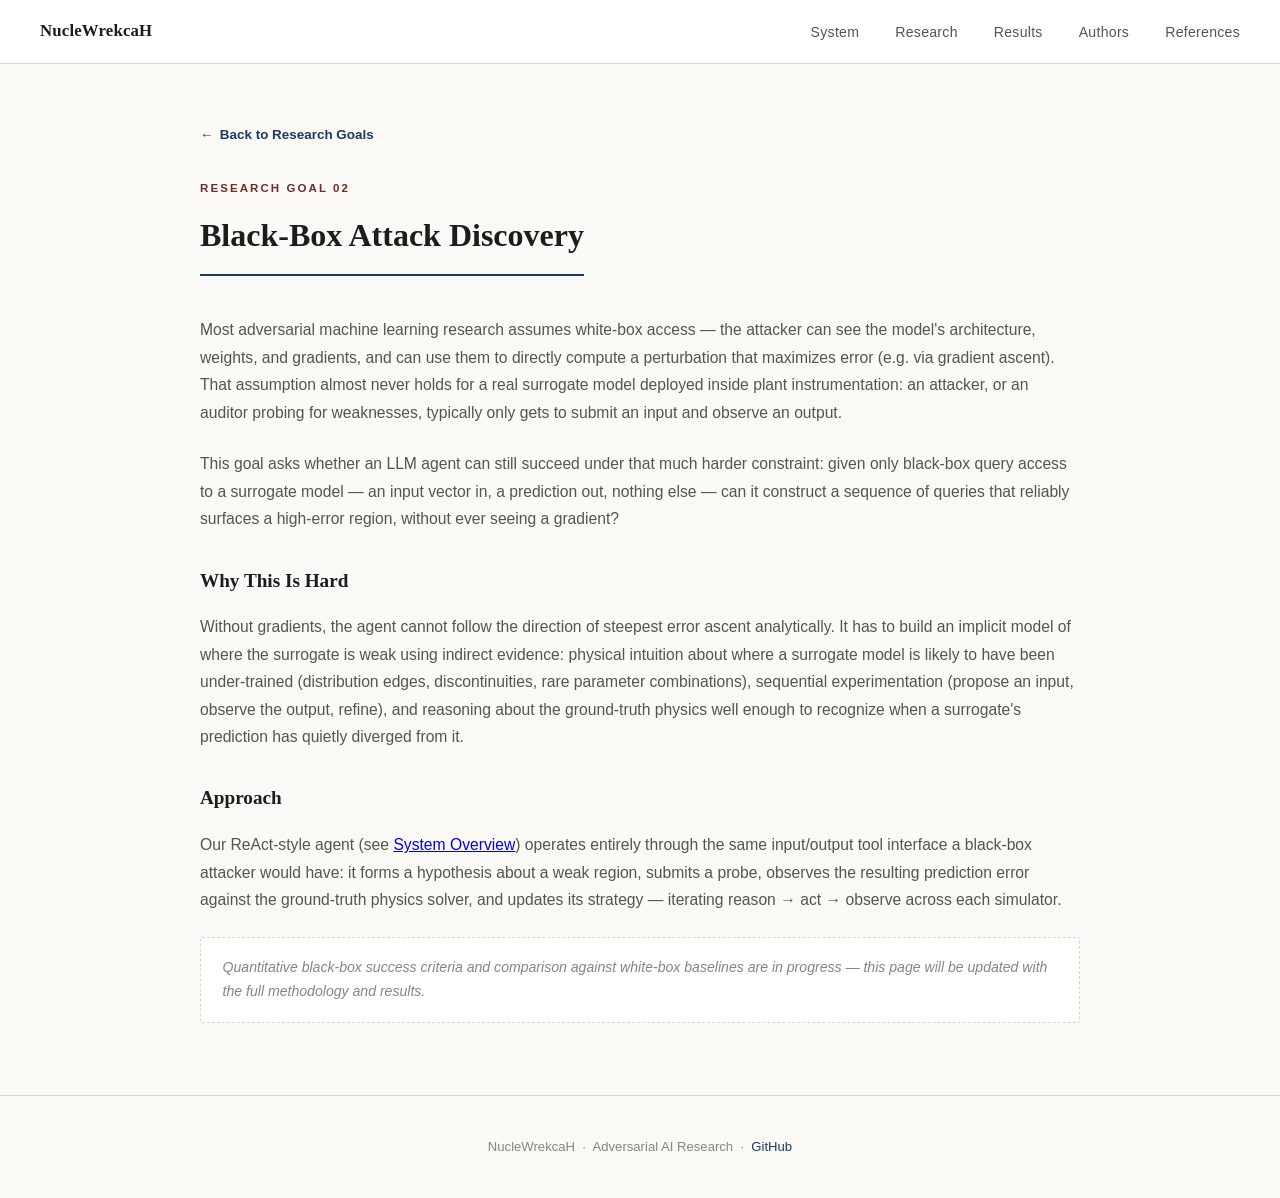
<file: research/goal-2-black-box-attacks.html>
<!DOCTYPE html>
<html lang="en">
<head>
<meta charset="UTF-8">
<meta name="viewport" content="width=device-width, initial-scale=1.0">
<title>Black-Box Attack Discovery — NucleWrekcaH</title>
<link rel="stylesheet" href="../styles.css?v=3">
</head>
<body>

<!-- NAV -->
<nav>
  <a class="nav-logo" href="../index.html">NucleWrekcaH</a>
  <ul class="nav-links">
    <li><a href="../index.html#what-it-does">System</a></li>
    <li><a href="../index.html#goals">Research</a></li>
    <li><a href="../index.html#results">Results</a></li>
    <li><a href="../index.html#authors">Authors</a></li>
    <li><a href="../index.html#research">References</a></li>
  </ul>
</nav>

<section class="detail-section">
  <a class="back-link" href="../index.html#goals">Back to Research Goals</a>

  <div class="section-label">Research Goal 02</div>
  <h2>Black-Box Attack Discovery</h2>

  <p>Most adversarial machine learning research assumes white-box access — the attacker can see the model's architecture, weights, and gradients, and can use them to directly compute a perturbation that maximizes error (e.g. via gradient ascent). That assumption almost never holds for a real surrogate model deployed inside plant instrumentation: an attacker, or an auditor probing for weaknesses, typically only gets to submit an input and observe an output.</p>

  <p>This goal asks whether an LLM agent can still succeed under that much harder constraint: given only black-box query access to a surrogate model — an input vector in, a prediction out, nothing else — can it construct a sequence of queries that reliably surfaces a high-error region, without ever seeing a gradient?</p>

  <h3>Why This Is Hard</h3>
  <p>Without gradients, the agent cannot follow the direction of steepest error ascent analytically. It has to build an implicit model of where the surrogate is weak using indirect evidence: physical intuition about where a surrogate model is likely to have been under-trained (distribution edges, discontinuities, rare parameter combinations), sequential experimentation (propose an input, observe the output, refine), and reasoning about the ground-truth physics well enough to recognize when a surrogate's prediction has quietly diverged from it.</p>

  <h3>Approach</h3>
  <p>Our ReAct-style agent (see <a href="../index.html#what-it-does">System Overview</a>) operates entirely through the same input/output tool interface a black-box attacker would have: it forms a hypothesis about a weak region, submits a probe, observes the resulting prediction error against the ground-truth physics solver, and updates its strategy — iterating reason → act → observe across each simulator.</p>

  <div class="status-note">
    Quantitative black-box success criteria and comparison against white-box baselines are in progress — this page will be updated with the full methodology and results.
  </div>
</section>

<!-- FOOTER -->
<footer>
  <p>NucleWrekcaH &nbsp;·&nbsp; Adversarial AI Research &nbsp;·&nbsp;
    <a href="https://github.com" target="_blank" rel="noopener">GitHub</a>
  </p>
</footer>

</body>
</html>
</file>
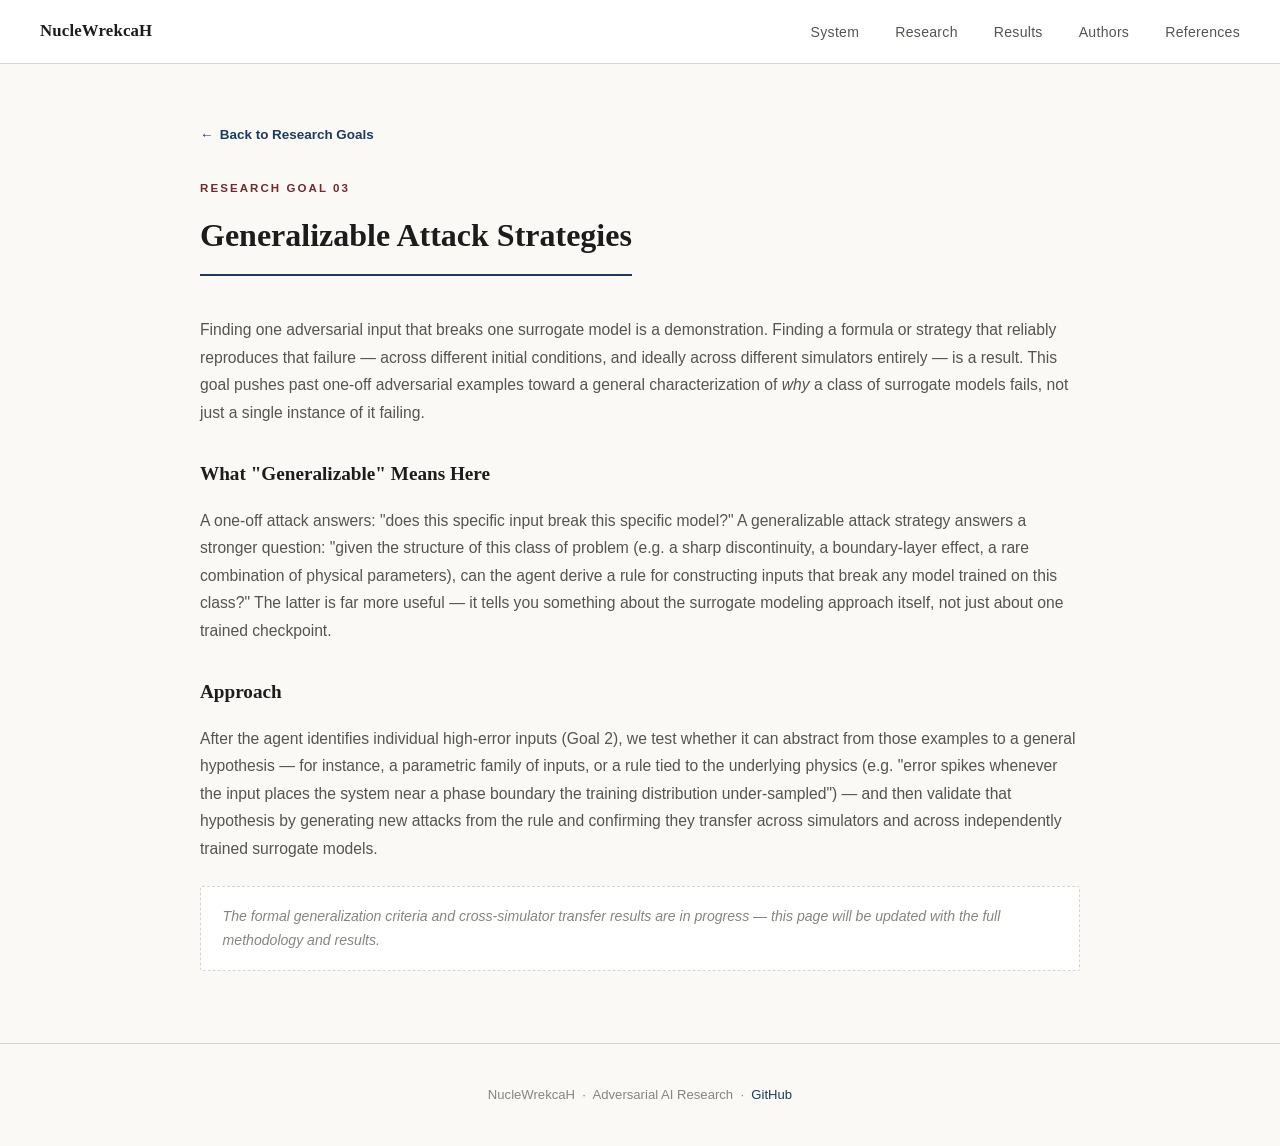
<file: research/goal-3-generalizable-attacks.html>
<!DOCTYPE html>
<html lang="en">
<head>
<meta charset="UTF-8">
<meta name="viewport" content="width=device-width, initial-scale=1.0">
<title>Generalizable Attack Strategies — NucleWrekcaH</title>
<link rel="stylesheet" href="../styles.css?v=3">
</head>
<body>

<!-- NAV -->
<nav>
  <a class="nav-logo" href="../index.html">NucleWrekcaH</a>
  <ul class="nav-links">
    <li><a href="../index.html#what-it-does">System</a></li>
    <li><a href="../index.html#goals">Research</a></li>
    <li><a href="../index.html#results">Results</a></li>
    <li><a href="../index.html#authors">Authors</a></li>
    <li><a href="../index.html#research">References</a></li>
  </ul>
</nav>

<section class="detail-section">
  <a class="back-link" href="../index.html#goals">Back to Research Goals</a>

  <div class="section-label">Research Goal 03</div>
  <h2>Generalizable Attack Strategies</h2>

  <p>Finding one adversarial input that breaks one surrogate model is a demonstration. Finding a formula or strategy that reliably reproduces that failure — across different initial conditions, and ideally across different simulators entirely — is a result. This goal pushes past one-off adversarial examples toward a general characterization of <em>why</em> a class of surrogate models fails, not just a single instance of it failing.</p>

  <h3>What "Generalizable" Means Here</h3>
  <p>A one-off attack answers: "does this specific input break this specific model?" A generalizable attack strategy answers a stronger question: "given the structure of this class of problem (e.g. a sharp discontinuity, a boundary-layer effect, a rare combination of physical parameters), can the agent derive a rule for constructing inputs that break any model trained on this class?" The latter is far more useful — it tells you something about the surrogate modeling approach itself, not just about one trained checkpoint.</p>

  <h3>Approach</h3>
  <p>After the agent identifies individual high-error inputs (Goal 2), we test whether it can abstract from those examples to a general hypothesis — for instance, a parametric family of inputs, or a rule tied to the underlying physics (e.g. "error spikes whenever the input places the system near a phase boundary the training distribution under-sampled") — and then validate that hypothesis by generating new attacks from the rule and confirming they transfer across simulators and across independently trained surrogate models.</p>

  <div class="status-note">
    The formal generalization criteria and cross-simulator transfer results are in progress — this page will be updated with the full methodology and results.
  </div>
</section>

<!-- FOOTER -->
<footer>
  <p>NucleWrekcaH &nbsp;·&nbsp; Adversarial AI Research &nbsp;·&nbsp;
    <a href="https://github.com" target="_blank" rel="noopener">GitHub</a>
  </p>
</footer>

</body>
</html>
</file>
<file: styles.css>
:root {
  --bg: #faf9f6;
  --bg2: #ffffff;
  --ink: #1c1c1c;
  --ink-dim: #55554f;
  --ink-faint: #86867e;
  --accent: #1e3a5f;
  --accent2: #6e2c2c;
  --line: #d8d5cc;
  --line-soft: #e8e5db;
  --card: #ffffff;
  --serif: Georgia, 'Iowan Old Style', 'Palatino Linotype', 'Book Antiqua', serif;
  --sans: 'Segoe UI', 'Helvetica Neue', Arial, sans-serif;
}

*, *::before, *::after { box-sizing: border-box; margin: 0; padding: 0; }

html { scroll-behavior: smooth; }

body {
  background-color: var(--bg);
  color: var(--ink);
  font-family: var(--sans);
  line-height: 1.7;
}

/* ── Nav ── */
nav {
  position: sticky;
  top: 0;
  z-index: 100;
  display: flex;
  align-items: center;
  justify-content: space-between;
  padding: 0 2.5rem;
  height: 64px;
  background: var(--bg2);
  border-bottom: 1px solid var(--line);
}

.nav-logo {
  font-family: var(--serif);
  font-size: 1.05rem;
  font-weight: 700;
  color: var(--ink);
  letter-spacing: 0.01em;
  text-decoration: none;
}

.nav-links {
  display: flex;
  gap: 2.25rem;
  list-style: none;
}

.nav-links a {
  color: var(--ink-dim);
  text-decoration: none;
  font-size: 0.88rem;
  letter-spacing: 0.02em;
  transition: color 0.2s;
  border-bottom: 1px solid transparent;
  padding-bottom: 2px;
}

.nav-links a:hover { color: var(--accent); border-bottom-color: var(--accent); }

/* ── Sections ── */
section {
  max-width: 960px;
  margin: 0 auto;
  padding: 4.5rem 2.5rem;
}

.section-label {
  font-family: var(--sans);
  font-size: 0.72rem;
  font-weight: 600;
  letter-spacing: 0.18em;
  text-transform: uppercase;
  color: var(--accent2);
  margin-bottom: 0.6rem;
}

h2 {
  font-family: var(--serif);
  font-size: clamp(1.5rem, 3vw, 2rem);
  font-weight: 700;
  color: var(--ink);
  margin-bottom: 2.5rem;
  padding-bottom: 0.75rem;
  border-bottom: 2px solid var(--accent);
  display: inline-block;
}

/* ── Hero ── */
#hero {
  padding-top: 4.5rem;
  padding-bottom: 3.5rem;
  border-bottom: 1px solid var(--line);
}

.hero-inner {
  display: flex;
  flex-direction: column;
  align-items: flex-start;
  gap: 1.5rem;
}

.hero-badge {
  display: inline-flex;
  align-items: center;
  gap: 0.5rem;
  padding: 0.3rem 0.9rem;
  border: 1px solid var(--line);
  border-radius: 2px;
  font-family: var(--sans);
  font-size: 0.72rem;
  font-weight: 600;
  letter-spacing: 0.12em;
  text-transform: uppercase;
  color: var(--accent2);
  background: #f4efe6;
}

.hero-logo-row {
  display: flex;
  align-items: center;
  gap: 1.5rem;
  flex-wrap: wrap;
}

.logo-placeholder {
  width: 68px; height: 68px;
  border: 1px solid var(--line);
  border-radius: 4px;
  display: flex;
  align-items: center;
  justify-content: center;
  font-family: var(--sans);
  font-size: 0.58rem;
  color: var(--ink-faint);
  text-align: center;
  line-height: 1.3;
  flex-shrink: 0;
  background: var(--bg2);
}

h1 {
  font-family: var(--serif);
  font-size: clamp(2rem, 5vw, 3.4rem);
  font-weight: 700;
  letter-spacing: -0.01em;
  line-height: 1.1;
  color: var(--ink);
}

.hero-tagline {
  font-size: clamp(1.3rem, 3vw, 1.8rem);
  color: var(--accent);
  font-family: var(--serif);
  font-style: italic;
  max-width: 700px;
  line-height: 1.6;
  border-left: 3px solid var(--accent);
  padding-left: 1rem;
}

.hero-names-row {
  display: flex;
  flex-wrap: wrap;
  gap: 2rem;
  width: 100%;
}

.hero-name {
  font-family: var(--serif);
  font-size: clamp(0.85rem, 1.4vw, 1rem);
  font-weight: 700;
  color: var(--ink);
}

.hero-image-placeholder {
  width: 100%;
  aspect-ratio: 16 / 9;
  border: 1px dashed var(--line);
  border-radius: 4px;
  background: var(--bg2);
  display: flex;
  align-items: center;
  justify-content: center;
  color: var(--ink-faint);
  font-family: var(--sans);
  font-size: 0.85rem;
  letter-spacing: 0.08em;
  text-transform: uppercase;
  text-align: center;
}

.hero-cta {
  display: flex;
  gap: 1rem;
  flex-wrap: wrap;
  margin-top: 0.5rem;
}

.btn {
  display: inline-flex;
  align-items: center;
  gap: 0.5rem;
  padding: 0.65rem 1.5rem;
  font-family: var(--sans);
  font-size: 0.85rem;
  font-weight: 600;
  letter-spacing: 0.02em;
  border-radius: 2px;
  cursor: pointer;
  text-decoration: none;
  transition: all 0.2s;
  border: 1px solid var(--accent);
}

.btn-primary {
  background: var(--accent);
  color: #ffffff;
}

.btn-primary:hover {
  background: #16283f;
}

.btn-ghost {
  border-color: var(--line);
  color: var(--ink);
  background: transparent;
}

.btn-ghost:hover {
  border-color: var(--accent);
  color: var(--accent);
  background: #f4efe6;
}

/* ── Divider ── */
.divider {
  border: none;
  border-top: 1px solid var(--line);
}

section + hr.divider,
hr.divider + section {
  margin: 0;
}

/* ── Cards ── */
.cards {
  display: grid;
  grid-template-columns: repeat(auto-fit, minmax(280px, 1fr));
  gap: 1.5rem;
}

.card {
  background: var(--card);
  border: 1px solid var(--line);
  border-radius: 3px;
  padding: 1.75rem;
  transition: box-shadow 0.2s;
}

.card:hover {
  box-shadow: 0 2px 10px rgba(0,0,0,0.06);
}

.card-icon {
  width: 40px; height: 40px;
  border: 1px solid var(--accent);
  border-radius: 3px;
  display: flex;
  align-items: center;
  justify-content: center;
  font-family: var(--serif);
  font-size: 1.1rem;
  font-weight: 700;
  color: var(--accent);
  margin-bottom: 1.1rem;
}

.card-num {
  font-family: var(--sans);
  font-size: 0.68rem;
  font-weight: 600;
  color: var(--accent2);
  letter-spacing: 0.14em;
  margin-bottom: 0.4rem;
}

.card h3 {
  font-family: var(--serif);
  font-size: 1.1rem;
  font-weight: 700;
  color: var(--ink);
  margin-bottom: 0.75rem;
}

.card p {
  color: var(--ink-dim);
  font-size: 0.92rem;
  line-height: 1.7;
}

.card ul {
  margin-top: 0.75rem;
  padding-left: 1.1rem;
  color: var(--ink-dim);
  font-size: 0.9rem;
  line-height: 1.8;
}

.card ul li { margin-bottom: 0.1rem; }

.tag {
  display: inline-block;
  padding: 0.15rem 0.55rem;
  background: #f4efe6;
  border: 1px solid var(--line);
  border-radius: 2px;
  font-family: var(--sans);
  font-size: 0.68rem;
  font-weight: 600;
  color: var(--accent2);
  margin: 0.2rem 0.15rem 0 0;
}

/* ── Research Goals ── */
.goals-stack {
  display: flex;
  flex-direction: column;
  gap: 1.5rem;
}

.goal-card {
  background: var(--card);
  border: 1px solid var(--line);
  border-radius: 3px;
  padding: 1.75rem;
  transition: box-shadow 0.2s, border-color 0.2s;
  text-decoration: none;
  color: inherit;
  display: block;
}

.goal-card:hover {
  box-shadow: 0 2px 10px rgba(0,0,0,0.06);
  border-color: var(--accent);
}

.goal-num {
  font-family: var(--serif);
  font-size: 1.6rem;
  font-weight: 700;
  color: var(--accent2);
  margin-bottom: 0.6rem;
}

.goal-card h3 {
  font-family: var(--serif);
  font-size: 1.1rem;
  font-weight: 700;
  color: var(--ink);
  margin-bottom: 0.75rem;
}

.goal-card p {
  color: var(--ink-dim);
  font-size: 0.92rem;
  line-height: 1.7;
}

.goal-readmore {
  display: inline-flex;
  align-items: center;
  gap: 0.4rem;
  margin-top: 1.1rem;
  font-family: var(--sans);
  font-size: 0.8rem;
  font-weight: 600;
  color: var(--accent);
  letter-spacing: 0.02em;
}

.goal-readmore::after {
  content: "→";
  transition: transform 0.2s;
}

.goal-card:hover .goal-readmore::after {
  transform: translateX(3px);
}

/* ── Formula box (used on research goal detail pages) ── */
.formula-box {
  margin-top: 1.25rem;
  padding: 1.1rem 1.35rem;
  border: 1px solid var(--line);
  border-left: 3px solid var(--accent2);
  border-radius: 2px;
  background: var(--bg2);
}

.formula-box p {
  color: var(--ink-dim);
  font-size: 0.92rem;
  line-height: 1.7;
  margin-bottom: 0.75rem;
}

.formula-box p:last-child {
  margin-bottom: 0;
}

.formula-box ul {
  margin: 0 0 0.9rem 1.1rem;
  color: var(--ink-dim);
  font-size: 0.9rem;
  line-height: 1.8;
}

.math-block {
  margin: 1rem 0;
  padding: 1.75rem 1.5rem;
  background: #14161c;
  border-radius: 5px;
  overflow-x: auto;
  text-align: center;
}

.math-block:first-child {
  margin-top: 0;
}

.math-block:last-child {
  margin-bottom: 0;
}

.math-block .katex {
  color: #f4f2ec;
  font-size: 1.15em;
}

.math-block .katex-display {
  margin: 0;
}

.math-inline .katex {
  font-size: 1.05em;
}

/* ── Failure criteria highlight ── */
.criteria-intro {
  font-size: 1rem;
  color: var(--ink);
  font-weight: 600;
  margin-bottom: 1.25rem;
}

.criteria-grid {
  display: grid;
  grid-template-columns: repeat(auto-fit, minmax(260px, 1fr));
  gap: 1.5rem;
  margin-bottom: 1.5rem;
}

.criteria-card {
  padding: 2rem 1.75rem;
  border: 2px solid var(--accent2);
  border-radius: 4px;
  background: #f4efe6;
  text-align: center;
}

.criteria-label {
  font-family: var(--serif);
  font-size: 1.3rem;
  font-weight: 700;
  letter-spacing: 0.01em;
  text-transform: uppercase;
  color: var(--accent2);
  margin-bottom: 1.1rem;
}

.criteria-value {
  margin-bottom: 0.9rem;
}

.criteria-value .katex {
  font-size: 1.9em;
  font-weight: 700;
  color: var(--accent);
}

.criteria-sub {
  color: var(--ink-dim);
  font-size: 0.88rem;
  line-height: 1.55;
}

/* ── Variable definition table ── */
.var-table-wrap {
  margin: 1.25rem 0 1.75rem;
  overflow-x: auto;
  border: 1px solid var(--line);
  border-radius: 4px;
}

.var-table {
  width: 100%;
  min-width: 600px;
  table-layout: fixed;
  border-collapse: collapse;
  font-size: 0.92rem;
}

.var-table col:nth-child(1) { width: 18%; }
.var-table col:nth-child(2) { width: 54%; }
.var-table col:nth-child(3) { width: 28%; }

.var-table th,
.var-table td {
  text-align: left;
  vertical-align: middle;
  padding: 1.05rem 1.5rem;
  border-bottom: 1px solid var(--line);
  overflow-wrap: break-word;
}

.var-table th {
  font-family: var(--sans);
  font-size: 0.72rem;
  font-weight: 700;
  letter-spacing: 0.1em;
  text-transform: uppercase;
  color: var(--accent2);
  background: #f4efe6;
  border-bottom: 2px solid var(--ink);
}

.var-table td:first-child {
  white-space: nowrap;
}

.var-table td:last-child {
  color: var(--ink-dim);
}

.var-table tbody tr:last-child td {
  border-bottom: none;
}

@media (max-width: 640px) {
  .var-table { font-size: 0.84rem; }
  .var-table th, .var-table td { padding: 0.75rem 1rem; }
}

/* ── Detail (research goal) pages ── */
.back-link {
  display: inline-flex;
  align-items: center;
  gap: 0.4rem;
  font-family: var(--sans);
  font-size: 0.84rem;
  font-weight: 600;
  color: var(--accent);
  text-decoration: none;
  margin-bottom: 2rem;
}

.back-link::before {
  content: "←";
  transition: transform 0.2s;
}

.back-link:hover::before {
  transform: translateX(-3px);
}

.detail-section {
  padding-top: 3.5rem;
}

.detail-section > p {
  color: var(--ink-dim);
  font-size: 0.98rem;
  line-height: 1.75;
  margin-bottom: 1.5rem;
}

.detail-section h3 {
  font-family: var(--serif);
  font-size: 1.2rem;
  font-weight: 700;
  color: var(--ink);
  margin: 2rem 0 1rem;
}

.status-note {
  margin-top: 1.5rem;
  padding: 1.1rem 1.35rem;
  border: 1px dashed var(--line);
  border-radius: 2px;
  background: var(--bg2);
  color: var(--ink-faint);
  font-size: 0.88rem;
  font-style: italic;
}

/* ── Results ── */
#results {
  background: #f4f2ec;
}

.results-header {
  display: flex;
  flex-wrap: wrap;
  gap: 2rem;
  align-items: flex-end;
  margin-bottom: 2.5rem;
}

.results-header > div:first-child { flex: 1; min-width: 260px; }

.stat-block {
  text-align: right;
}

.stat-block .big-stat {
  font-family: var(--serif);
  font-size: clamp(2.2rem, 5vw, 3rem);
  font-weight: 700;
  color: var(--accent);
  line-height: 1;
}

.stat-block .stat-label {
  font-size: 0.82rem;
  color: var(--ink-dim);
  margin-top: 0.3rem;
}

.simulators {
  display: flex;
  flex-direction: column;
  gap: 1.1rem;
}

.sim-row {
  display: grid;
  grid-template-columns: 1fr auto;
  align-items: center;
  gap: 1.5rem;
}

.sim-info { min-width: 0; }

.sim-name {
  font-size: 0.92rem;
  color: var(--ink);
  margin-bottom: 0.35rem;
  white-space: nowrap;
  overflow: hidden;
  text-overflow: ellipsis;
}

.progress-track {
  height: 6px;
  background: #e2ded2;
  border-radius: 3px;
  overflow: hidden;
}

.progress-fill {
  height: 100%;
  border-radius: 3px;
  background: var(--accent);
  transition: width 1s ease;
  width: 0;
}

.progress-fill.active { width: var(--target-width); }

.sim-pct {
  font-family: var(--serif);
  font-size: 0.88rem;
  font-weight: 700;
  color: var(--accent);
  white-space: nowrap;
  min-width: 48px;
  text-align: right;
}

.sim-coming {
  opacity: 0.55;
}

.sim-coming .sim-name { font-style: italic; }

.baseline-note {
  margin-top: 2.5rem;
  padding: 1.25rem 1.5rem;
  border: 1px solid var(--line);
  border-left: 3px solid var(--accent2);
  border-radius: 2px;
  background: var(--bg2);
  display: flex;
  align-items: flex-start;
  gap: 1rem;
}

.baseline-note p {
  color: var(--ink-dim);
  font-size: 0.9rem;
  line-height: 1.6;
}

.baseline-note strong { color: var(--accent2); }

/* ── Tech stack ── */
.tech-grid {
  display: flex;
  flex-wrap: wrap;
  gap: 1rem;
}

.tech-badge {
  display: flex;
  align-items: center;
  gap: 0.9rem;
  padding: 0.7rem 1.25rem;
  border: 1px solid var(--line);
  border-radius: 3px;
  background: var(--card);
  font-size: 0.9rem;
  color: var(--ink);
}

.tech-badge .tech-icon {
  font-family: var(--serif);
  font-weight: 700;
  font-size: 1rem;
  color: var(--accent);
  width: 28px; height: 28px;
  border: 1px solid var(--accent);
  border-radius: 50%;
  display: flex;
  align-items: center;
  justify-content: center;
  flex-shrink: 0;
}

.tech-badge .tech-name {
  font-weight: 600;
  color: var(--ink);
}

.tech-badge .tech-sub {
  font-size: 0.76rem;
  color: var(--ink-faint);
  display: block;
  margin-top: 0.05rem;
}

/* ── Authors ── */
#authors {
  background: #f4f2ec;
}

.authors-grid {
  display: grid;
  grid-template-columns: repeat(auto-fit, minmax(220px, 1fr));
  gap: 2rem;
}

.author-card {
  background: var(--card);
  border: 1px solid var(--line);
  border-radius: 3px;
  padding: 1.75rem;
  text-align: center;
  transition: box-shadow 0.2s;
}

.author-card:hover {
  box-shadow: 0 2px 10px rgba(0,0,0,0.06);
}

.author-photo {
  width: 120px;
  height: 120px;
  border-radius: 50%;
  object-fit: cover;
  border: 1px solid var(--line);
  margin: 0 auto 1.1rem;
  display: block;
  background: var(--bg2);
}

.author-name {
  font-family: var(--serif);
  font-size: 1.05rem;
  font-weight: 700;
  color: var(--ink);
  margin-bottom: 0.9rem;
}

.author-bio {
  text-align: left;
  color: var(--ink-dim);
  font-size: 0.86rem;
  line-height: 1.65;
}

/* ── Research ── */
.citations {
  display: flex;
  flex-direction: column;
  gap: 1rem;
}

.citation {
  padding: 1.25rem 1.5rem;
  border: 1px solid var(--line);
  border-radius: 2px;
  background: var(--card);
  transition: box-shadow 0.2s;
  text-decoration: none;
  display: block;
  color: inherit;
}

.citation:hover { box-shadow: 0 2px 10px rgba(0,0,0,0.06); }

.citation-meta {
  font-family: var(--sans);
  font-size: 0.72rem;
  font-weight: 600;
  color: var(--accent2);
  letter-spacing: 0.06em;
  margin-bottom: 0.4rem;
  display: flex;
  align-items: center;
  justify-content: space-between;
  gap: 0.5rem;
}

.citation-meta::after {
  content: "↗";
  font-weight: 700;
  opacity: 0.6;
  transition: opacity 0.2s, transform 0.2s;
}

.citation:hover .citation-meta::after {
  opacity: 1;
  transform: translate(2px, -2px);
}

.citation-title {
  font-family: var(--serif);
  font-size: 0.98rem;
  color: var(--ink);
  margin-bottom: 0.3rem;
  font-weight: 700;
}

.citation-authors {
  font-size: 0.84rem;
  color: var(--ink-dim);
}

/* ── Footer ── */
footer {
  text-align: center;
  padding: 2.5rem 2rem;
  border-top: 1px solid var(--line);
  color: var(--ink-faint);
  font-size: 0.82rem;
}

footer a { color: var(--accent); text-decoration: none; }
footer a:hover { text-decoration: underline; }

/* ── Responsive ── */
@media (max-width: 640px) {
  nav { padding: 0 1.25rem; }
  .nav-links { gap: 1.2rem; }
  .nav-links a { font-size: 0.78rem; }
  section { padding: 3rem 1.25rem; }
  .results-header { flex-direction: column; align-items: flex-start; }
  .stat-block { text-align: left; }
  .sim-row { grid-template-columns: 1fr auto; gap: 0.75rem; }
}
</file>
